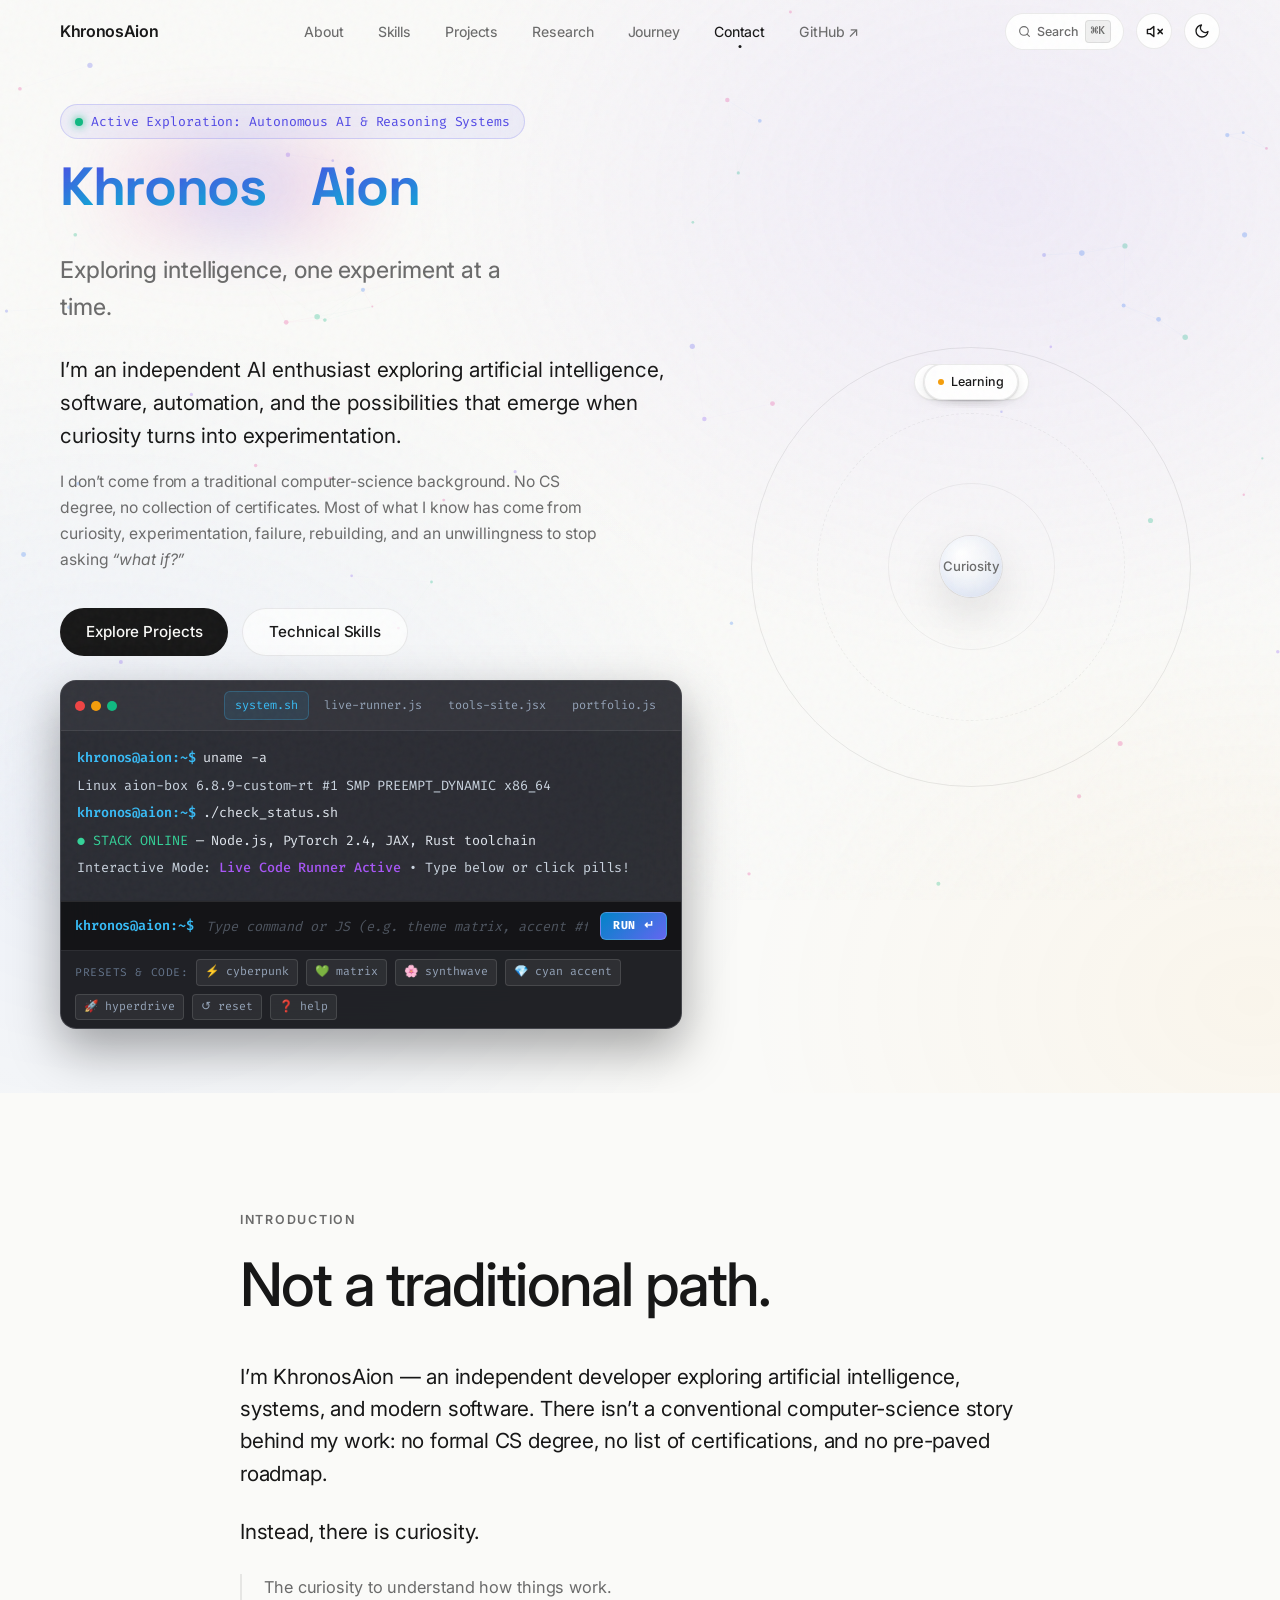
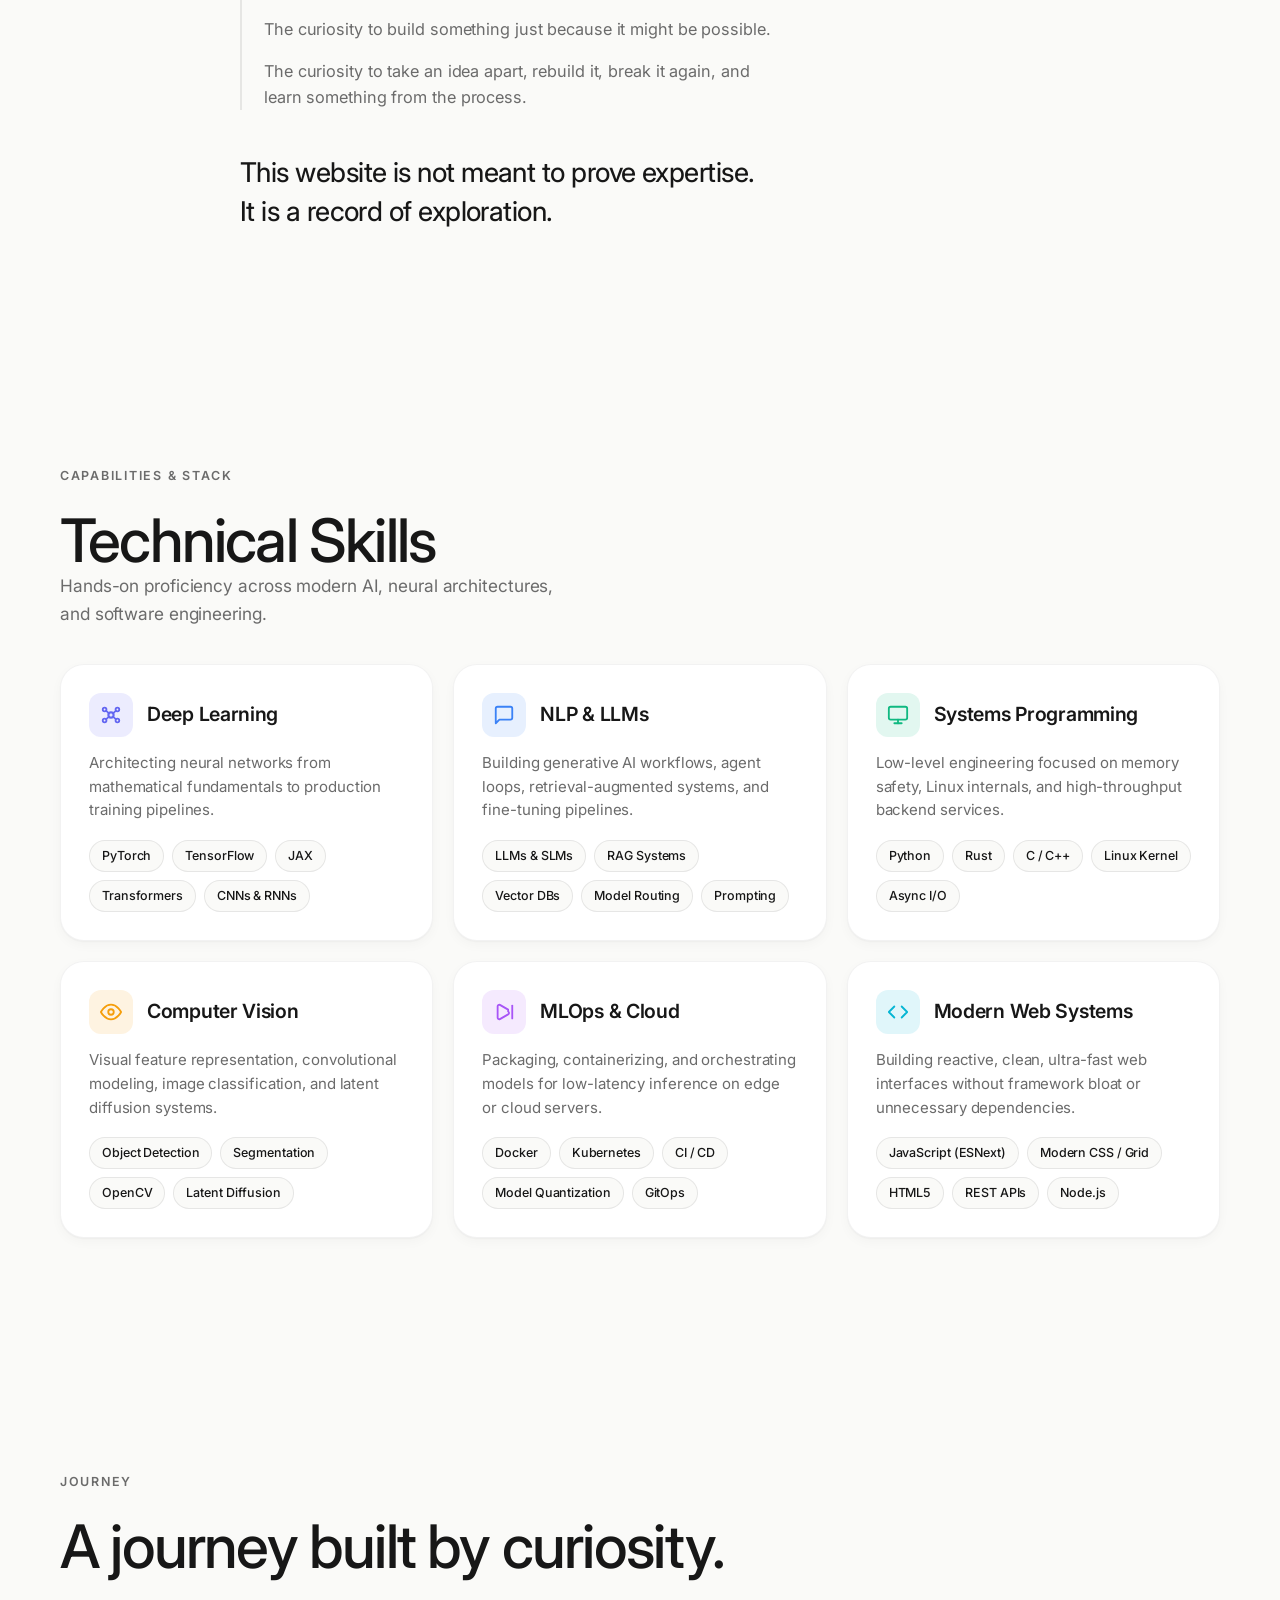
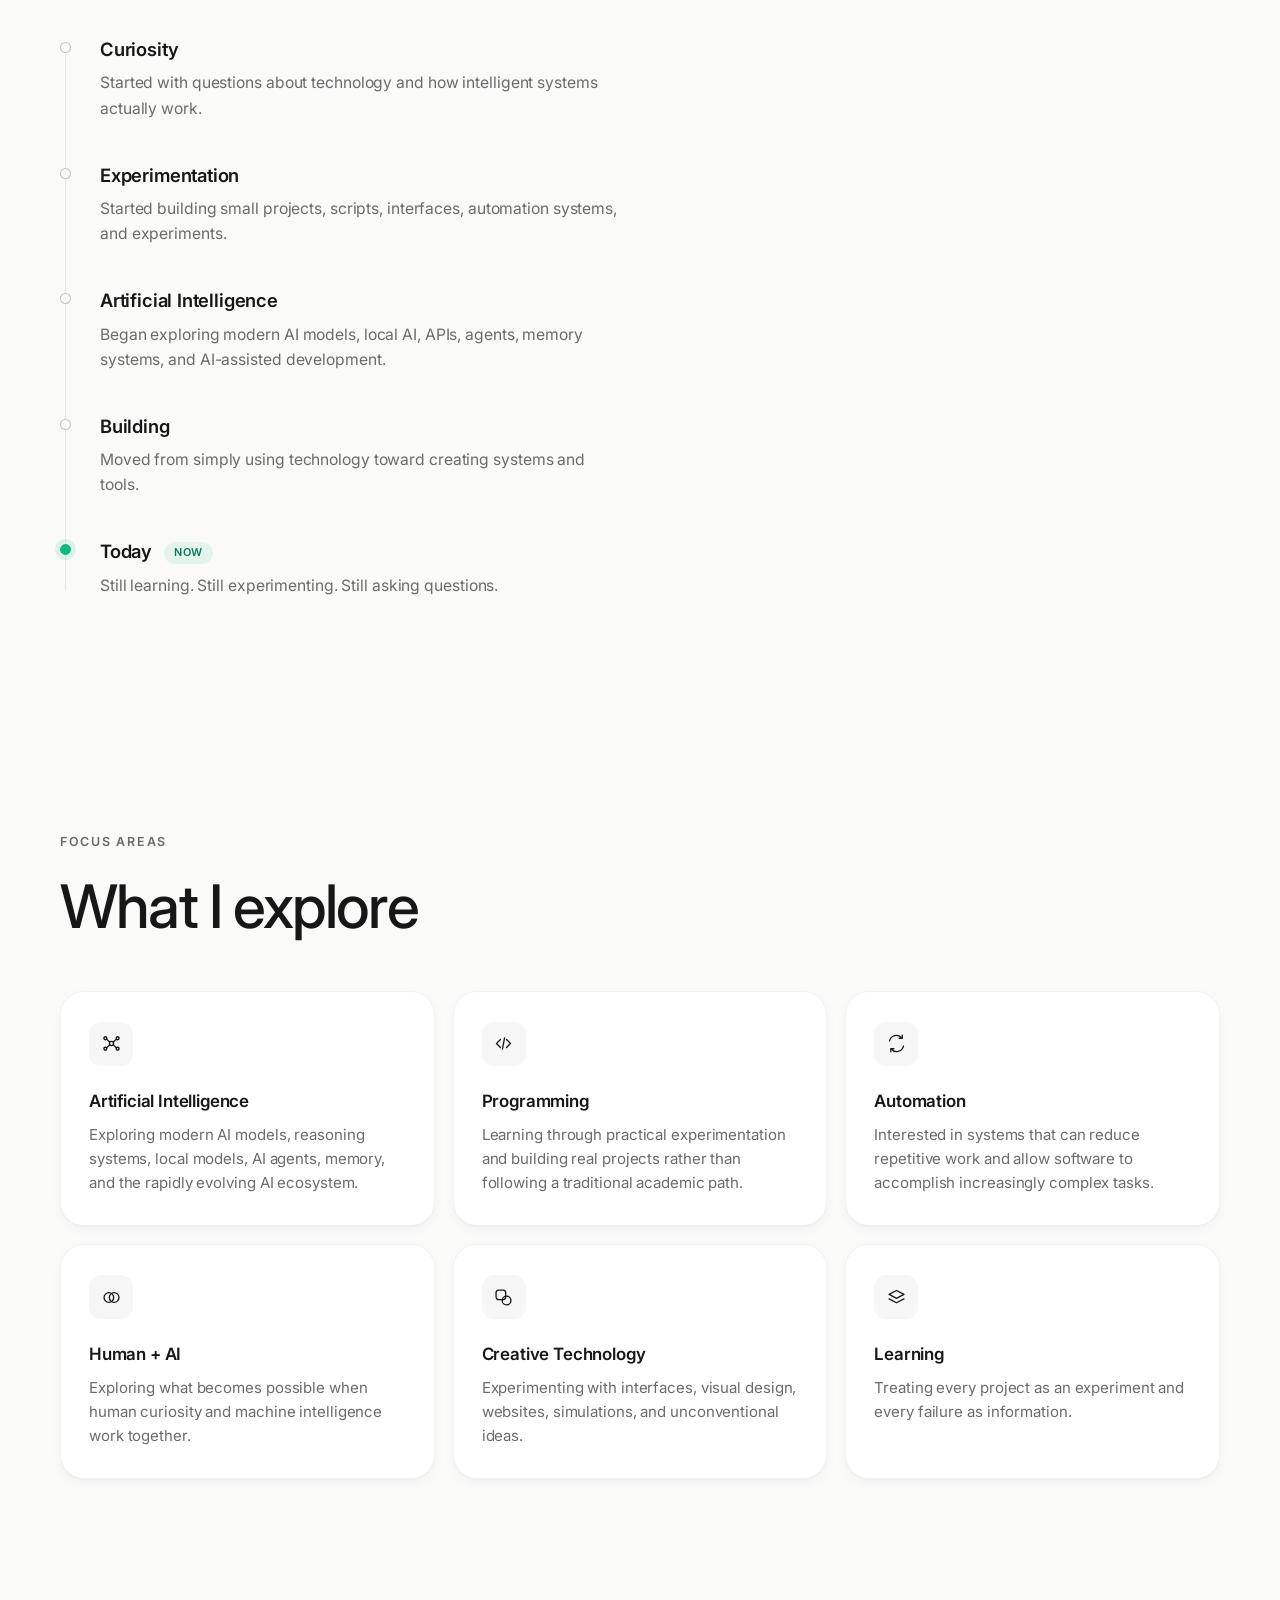
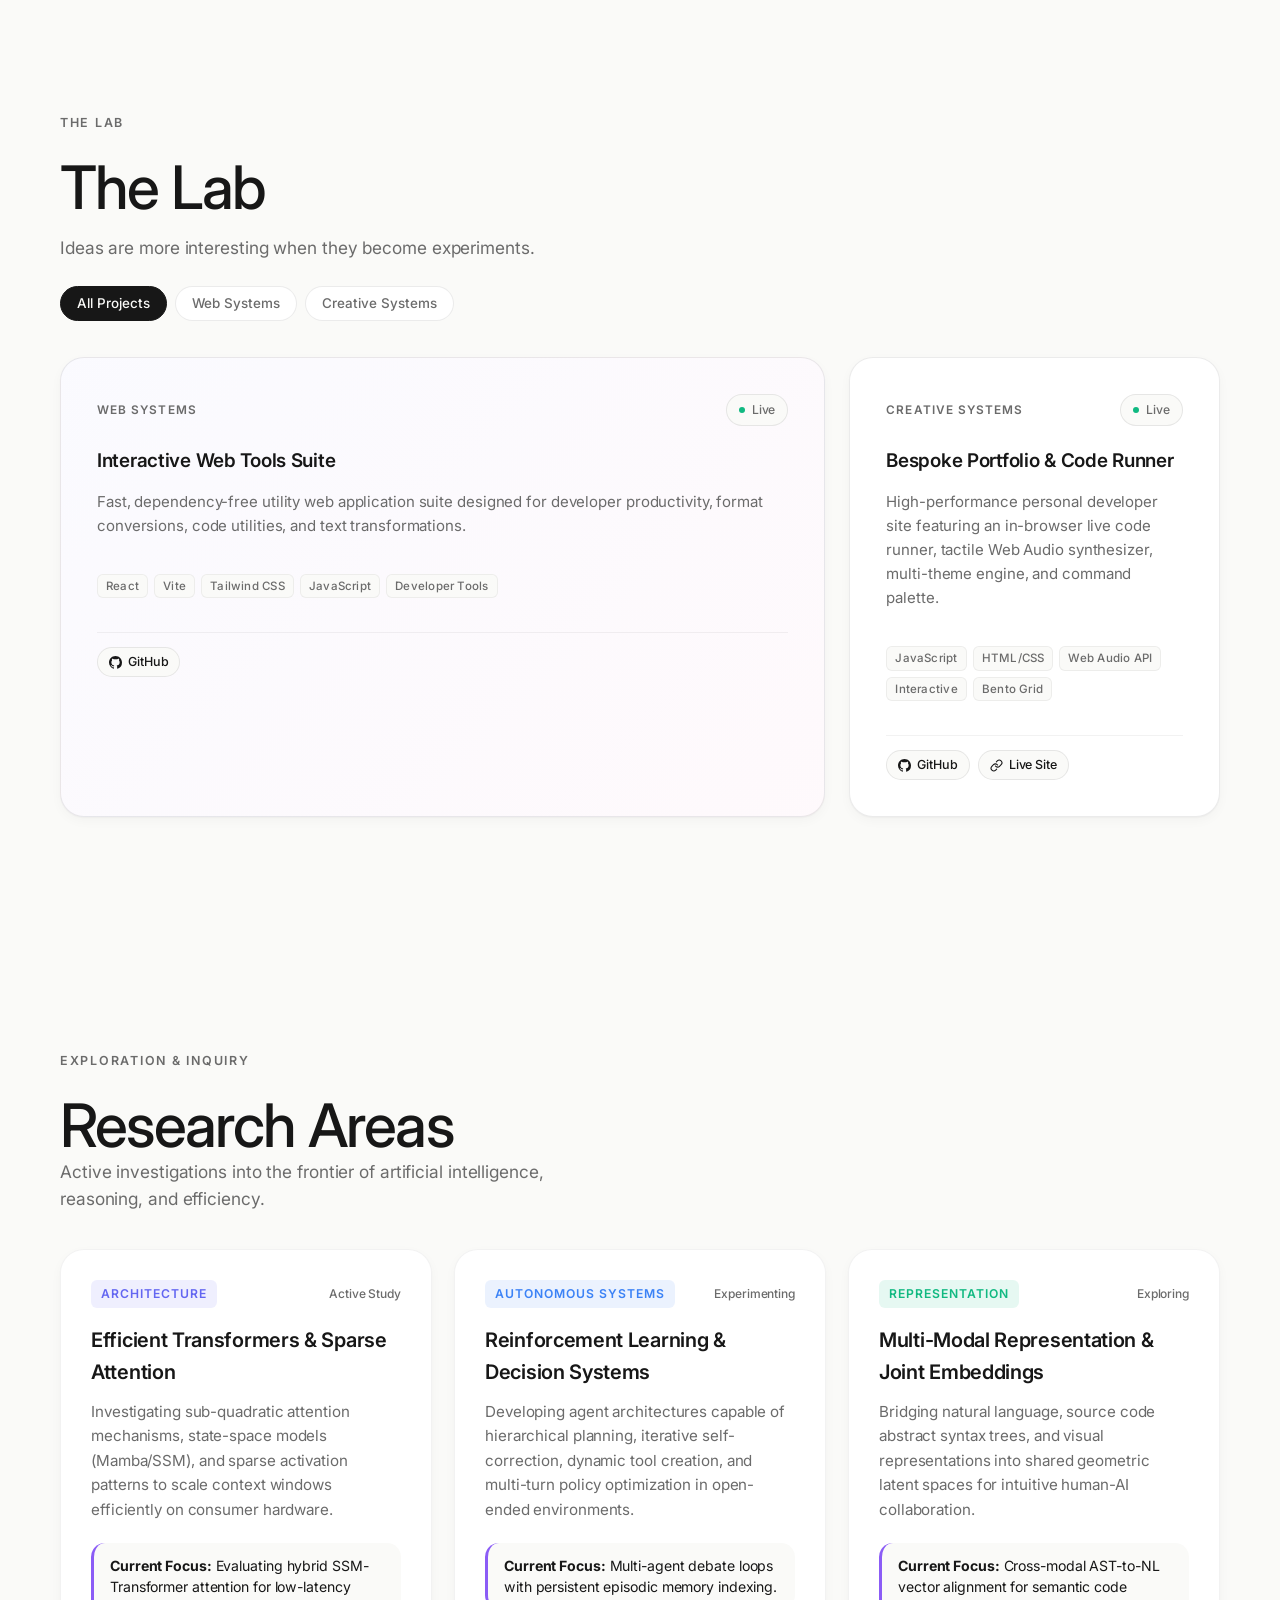
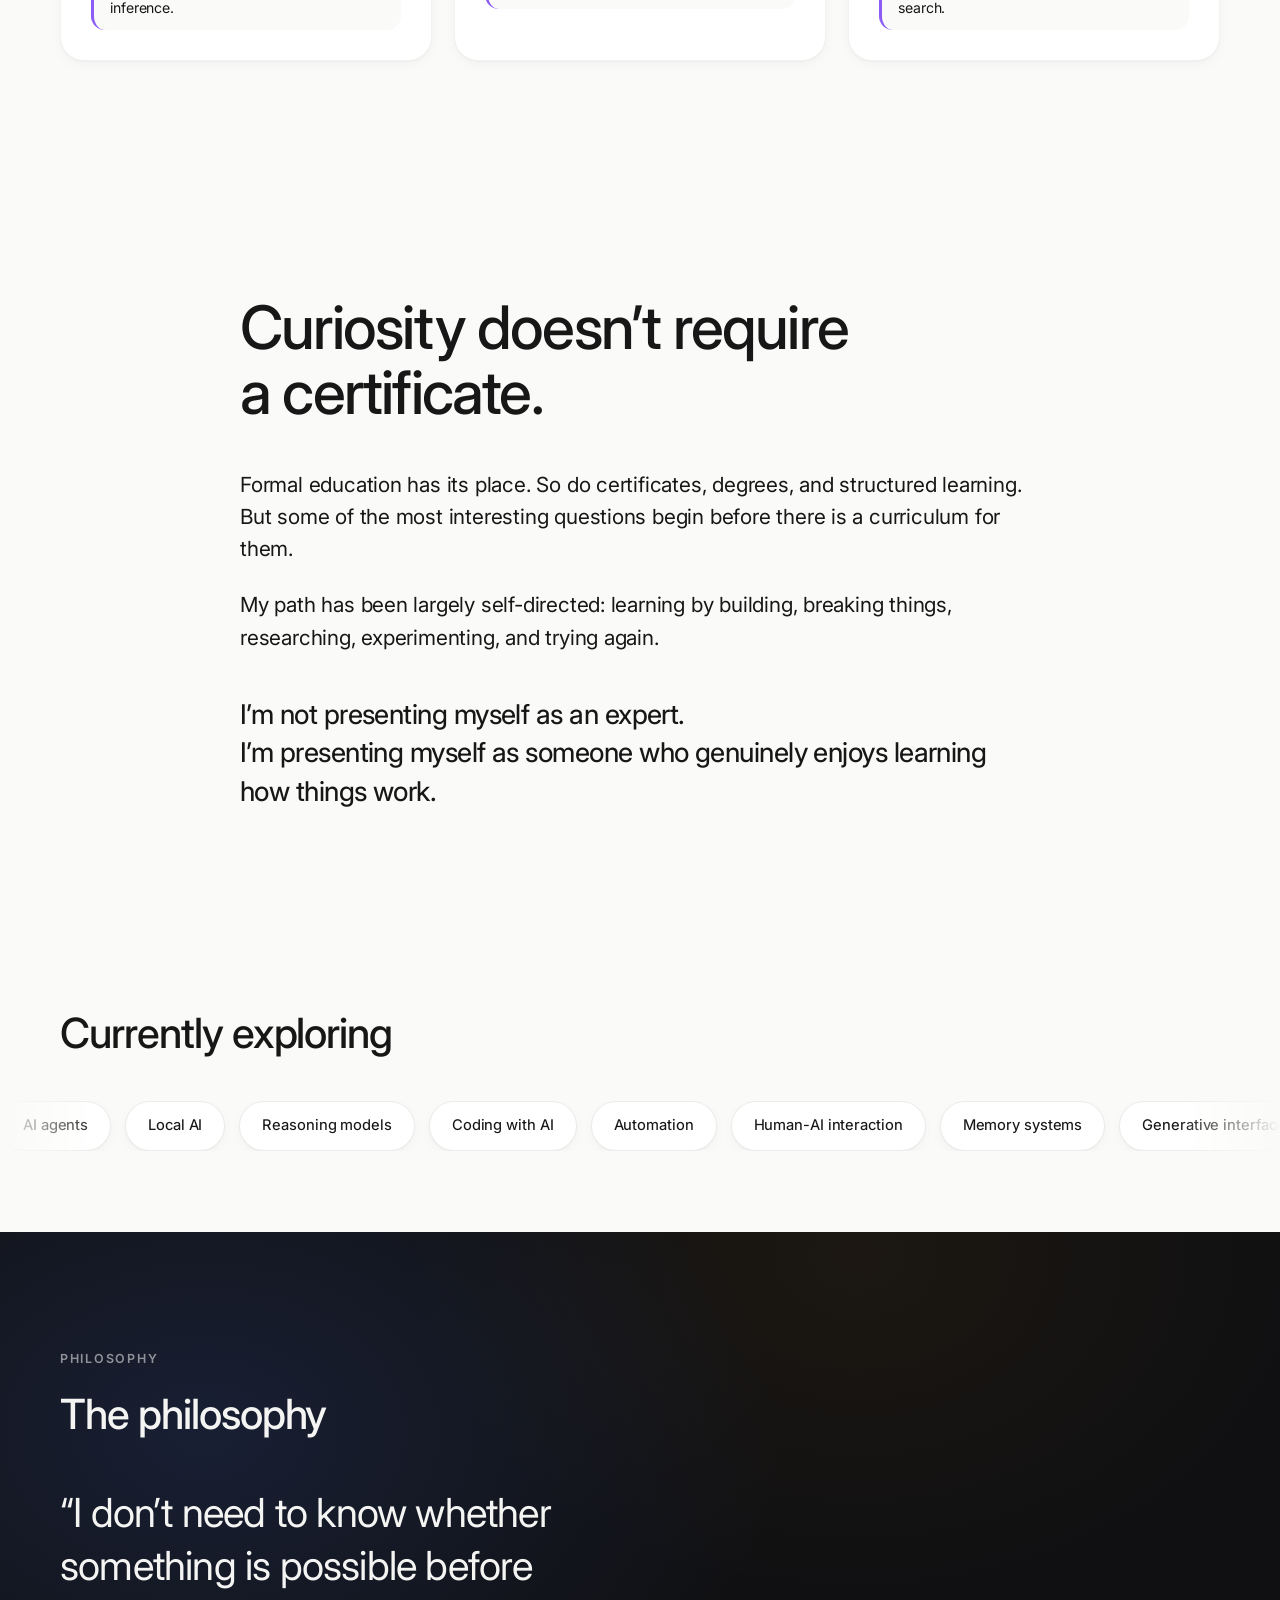
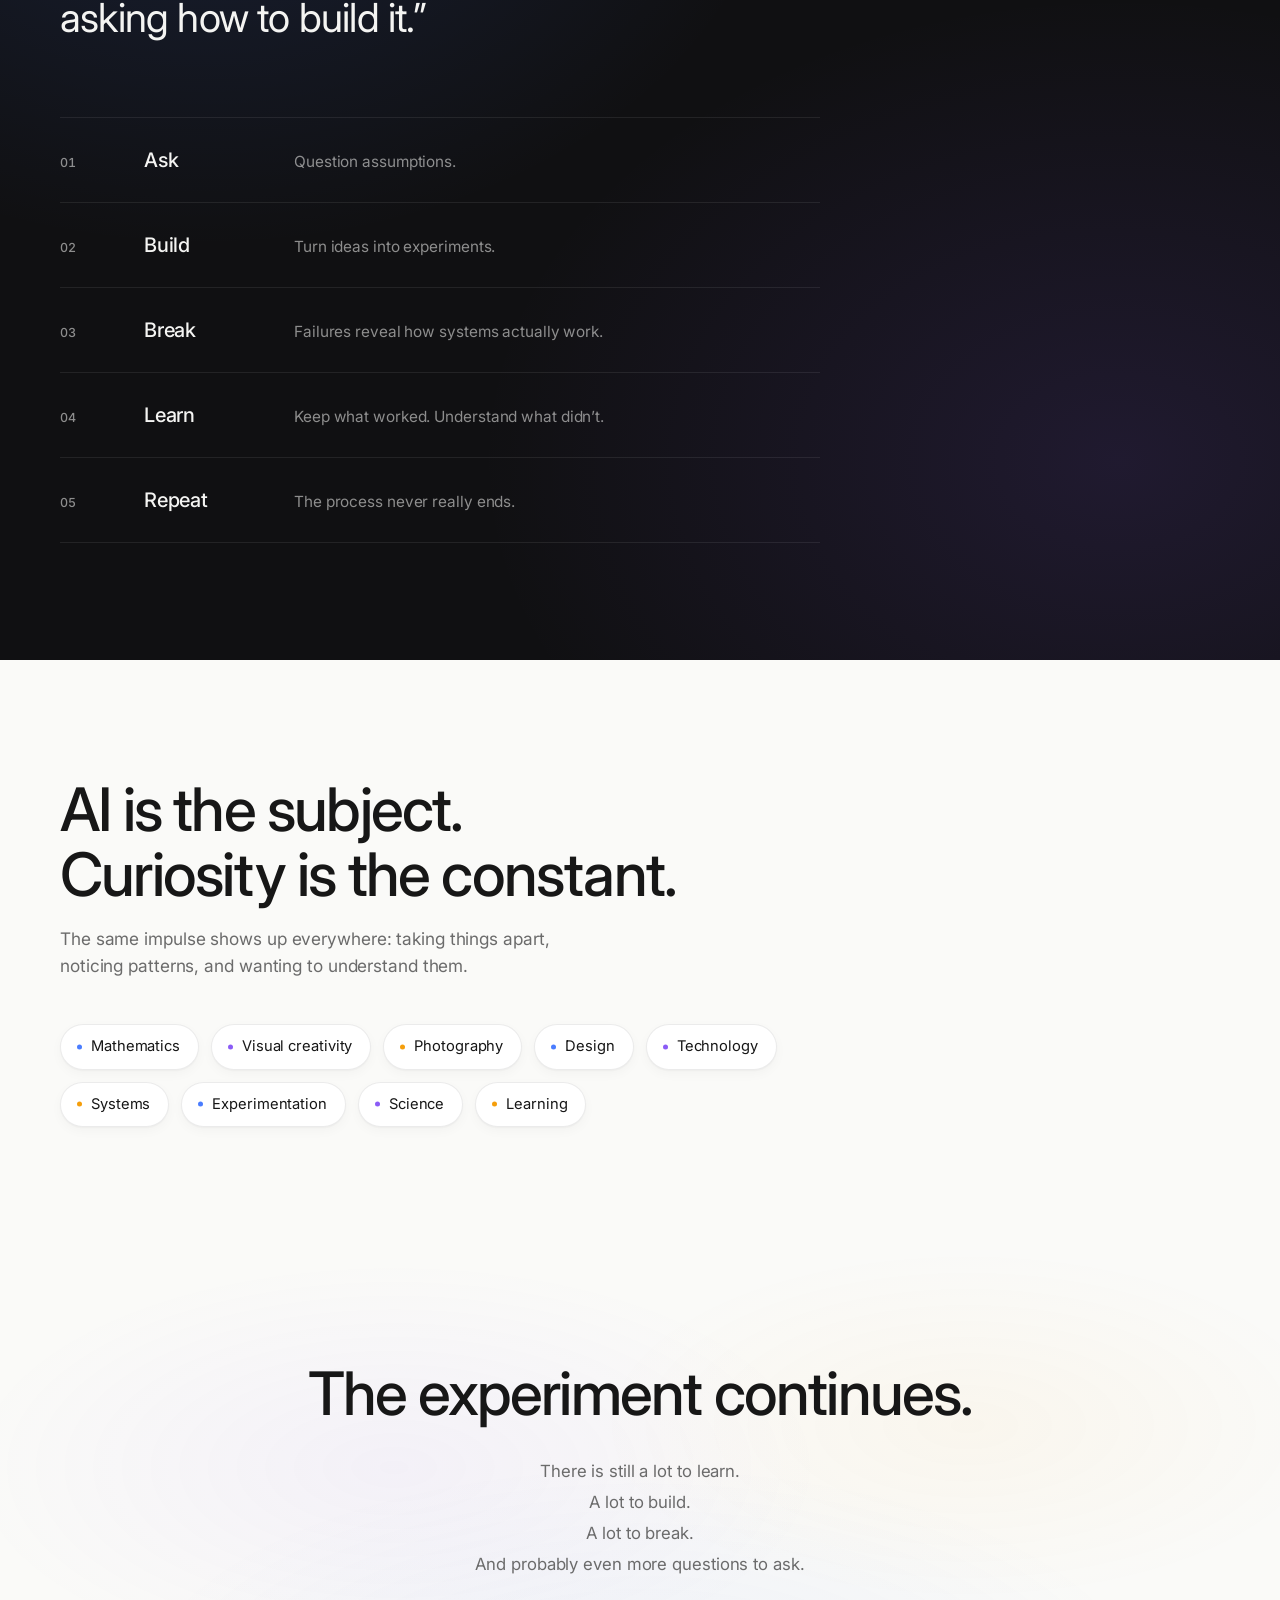
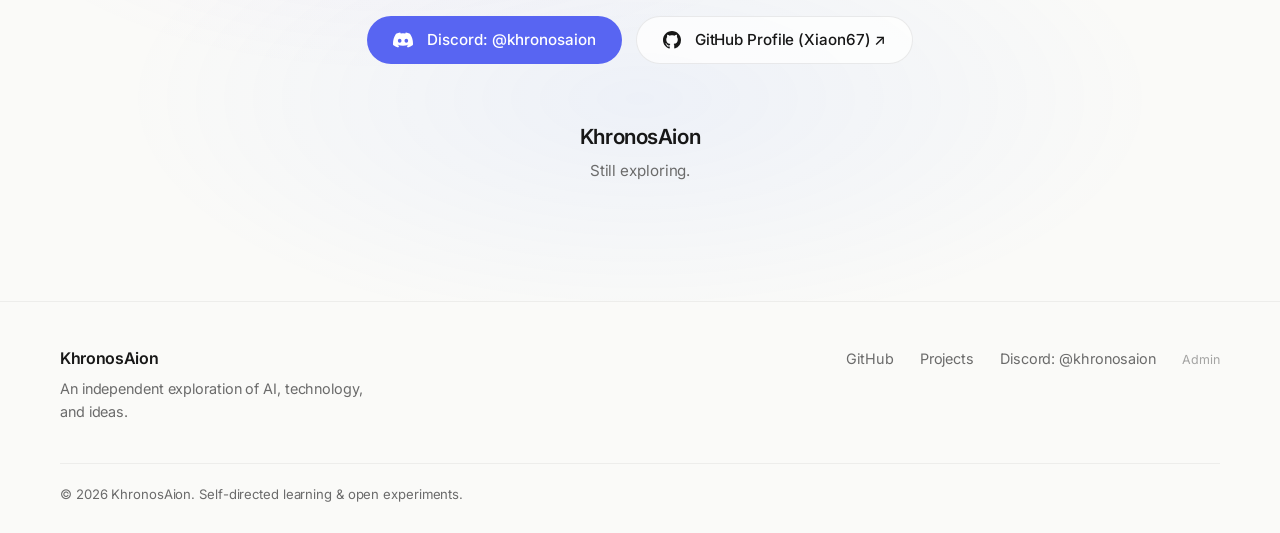
<file: index.html>
<!DOCTYPE html>
<html lang="en">
<head>
    <meta charset="UTF-8">
    <meta name="viewport" content="width=device-width, initial-scale=1.0">
    <!-- ============================================================
         KHRONOSAION — PERSONAL INTRODUCTION SITE
         ------------------------------------------------------------
         EDITING GUIDE
         · All written copy lives directly in this file, organized
           by clearly labeled <section> blocks.
         · Experiment cards + footer links live in script.js (CONFIG).
         · Colors, spacing, typography live in style.css (:root).
         · Full instructions: README.md
         ============================================================ -->
    <title>KhronosAion — AI Exploration &amp; Software Portfolio</title>
    <meta name="description" content="KhronosAion is an independent exploration of artificial intelligence, software, and ideas. Self-directed learning, recorded honestly.">
    <meta name="theme-color" content="#FAFAF8" id="meta-theme-color">
    <link rel="canonical" href="https://xiaon67.github.io/portfolio/">

    <!-- Open Graph -->
    <meta property="og:title" content="KhronosAion — AI Exploration &amp; Software Portfolio">
    <meta property="og:description" content="Exploring intelligence, autonomous agents, and software one experiment at a time.">
    <meta property="og:type" content="website">
    <meta property="og:url" content="https://xiaon67.github.io/portfolio/">
    <meta property="og:site_name" content="KhronosAion">

    <!-- Twitter Card -->
    <meta name="twitter:card" content="summary">
    <meta name="twitter:title" content="KhronosAion — AI Exploration &amp; Software Portfolio">
    <meta name="twitter:description" content="Exploring intelligence, autonomous agents, and software one experiment at a time.">

    <!-- Favicon (inline SVG, no extra request) -->
    <link rel="icon" href="data:image/svg+xml,%3Csvg xmlns='http://www.w3.org/2000/svg' viewBox='0 0 32 32'%3E%3Crect width='32' height='32' rx='8' fill='%23171717'/%3E%3Ccircle cx='16' cy='16' r='7' fill='none' stroke='%23FAFAF8' stroke-width='1.8'/%3E%3Ccircle cx='16' cy='16' r='2.2' fill='%23FAFAF8'/%3E%3C/svg%3E">

    <!-- Typography: Cinzel, Space Grotesk, Fira Code & Inter -->
    <link rel="preconnect" href="https://fonts.googleapis.com">
    <link rel="preconnect" href="https://fonts.gstatic.com" crossorigin>
    <link href="https://fonts.googleapis.com/css2?family=Cinzel:wght@600;700;800&family=Fira+Code:wght@400;500;600&family=Inter:wght@300;400;500;600;700&family=Space+Grotesk:wght@500;600;700&display=swap" rel="stylesheet">

    <!-- Google Identity Services -->
    <script src="https://accounts.google.com/gsi/client" async defer></script>

    <link rel="stylesheet" href="style.css">
</head>
<body>

    <!-- Procedural Film Grain Overlay -->
    <div class="bg-noise" aria-hidden="true"></div>

    <a class="skip-link" href="#main">Skip to content</a>

    <!-- Interactive Background Particles & Ambient Orbs -->
    <canvas id="particles-canvas" aria-hidden="true"></canvas>
    <div class="glow-orb glow-orb-1" aria-hidden="true"></div>
    <div class="glow-orb glow-orb-2" aria-hidden="true"></div>
    <div class="glow-orb glow-orb-3" aria-hidden="true"></div>

    <!-- Cursor glow (desktop only, added behaviorally by script.js) -->
    <div class="cursor-glow" id="cursor-glow" aria-hidden="true"></div>

    <!-- ===================== NAVIGATION ===================== -->
    <header class="nav" id="site-nav">
        <nav class="nav-inner" aria-label="Main navigation">
            <a class="nav-brand" href="#hero">KhronosAion</a>

            <ul class="nav-links" id="nav-links">
                <li><a class="nav-link" href="#introduction">About</a></li>
                <li><a class="nav-link" href="#skills">Skills</a></li>
                <li><a class="nav-link" href="#lab">Projects</a></li>
                <li><a class="nav-link" href="#research">Research</a></li>
                <li><a class="nav-link" href="#journey">Journey</a></li>
                <li><a class="nav-link" href="#contact">Contact</a></li>
                <li><a class="nav-link" href="https://github.com/Xiaon67" target="_blank" rel="noopener noreferrer">GitHub ↗</a></li>
            </ul>

            <div class="nav-actions">
                <button type="button" class="cmdk-trigger-btn" id="cmdk-trigger-btn" aria-label="Open Command Palette (Ctrl+K)">
                    <svg viewBox="0 0 24 24" fill="none" stroke="currentColor" stroke-width="2" stroke-linecap="round" stroke-linejoin="round" style="width:13px;height:13px;"><circle cx="11" cy="11" r="8"/><path d="m21 21-4.3-4.3"/></svg>
                    <span>Search</span>
                    <kbd class="cmdk-trigger-kbd">⌘K</kbd>
                </button>
                <button type="button" class="sound-toggle-btn" id="sound-toggle-btn" aria-label="Toggle sound effects" title="Toggle sound effects">
                    <svg viewBox="0 0 24 24" fill="none" stroke="currentColor" stroke-width="2" stroke-linecap="round" stroke-linejoin="round" style="width:17px;height:17px;"><path d="M11 5 6 9H2v6h4l5 4V5Z"/><line x1="23" y1="9" x2="17" y2="15"/><line x1="17" y1="9" x2="23" y2="15"/></svg>
                </button>
                <button type="button" class="theme-toggle-btn" aria-label="Toggle dark and light theme" title="Toggle theme">
                    <svg class="theme-icon-sun" viewBox="0 0 24 24" fill="none" stroke="currentColor" stroke-width="2" stroke-linecap="round" stroke-linejoin="round" aria-hidden="true"><circle cx="12" cy="12" r="5"/><line x1="12" y1="1" x2="12" y2="3"/><line x1="12" y1="21" x2="12" y2="23"/><line x1="4.22" y1="4.22" x2="5.64" y2="5.64"/><line x1="18.36" y1="18.36" x2="19.78" y2="19.78"/><line x1="1" y1="12" x2="3" y2="12"/><line x1="21" y1="12" x2="23" y2="12"/><line x1="4.22" y1="19.78" x2="5.64" y2="18.36"/><line x1="18.36" y1="5.64" x2="19.78" y2="4.22"/></svg>
                    <svg class="theme-icon-moon" viewBox="0 0 24 24" fill="none" stroke="currentColor" stroke-width="2" stroke-linecap="round" stroke-linejoin="round" aria-hidden="true"><path d="M21 12.79A9 9 0 1 1 11.21 3 7 7 0 0 0 21 12.79z"/></svg>
                </button>
                <button class="nav-toggle" id="nav-toggle" aria-expanded="false" aria-controls="mobile-menu" aria-label="Open menu">
                    <span class="nav-toggle-bar"></span>
                    <span class="nav-toggle-bar"></span>
                </button>
            </div>
        </nav>
    </header>

    <!-- Mobile menu -->
    <div class="mobile-menu" id="mobile-menu" hidden>
        <nav aria-label="Mobile navigation">
            <ul>
                <li><a class="mobile-link" href="#introduction">About</a></li>
                <li><a class="mobile-link" href="#skills">Skills</a></li>
                <li><a class="mobile-link" href="#lab">Projects</a></li>
                <li><a class="mobile-link" href="#research">Research</a></li>
                <li><a class="mobile-link" href="#journey">Journey</a></li>
                <li><a class="mobile-link" href="#contact">Contact</a></li>
                <li><a class="mobile-link" href="https://github.com/Xiaon67" target="_blank" rel="noopener noreferrer">GitHub Profile ↗</a></li>
            </ul>
        </nav>
    </div>

    <!-- Admin Status Banner (only visible when logged in) -->
    <aside class="admin-bar" id="admin-bar" hidden>
        <div class="container admin-bar-inner">
            <div class="admin-bar-user">
                <span class="admin-badge">Admin Mode</span>
                <span class="admin-user-email" id="admin-email-display"></span>
            </div>
            <div class="admin-bar-actions">
                <button class="btn btn-sm btn-primary" id="add-project-btn">+ Add Project</button>
                <button class="btn btn-sm btn-secondary" id="admin-settings-btn">Admin Config</button>
                <button class="btn btn-sm btn-ghost" id="admin-logout-btn">Log Out</button>
            </div>
        </div>
    </aside>

    <main id="main">

        <!-- ===================== HERO ===================== -->
        <section class="hero" id="hero" aria-labelledby="hero-title">
            <div class="hero-glow" aria-hidden="true"></div>

            <div class="container hero-layout">
                <div class="hero-copy">
                    <div class="hero-status-pill" id="hero-status-pill" aria-label="Current focus status">
                        <span class="pulse-indicator" aria-hidden="true"></span>
                        <span id="hero-status-text">Active Exploration: Autonomous AI &amp; Reasoning Systems</span>
                    </div>

                    <h1 class="hero-title hero-brand" id="hero-title"><span class="brand-word">Khronos</span> <span class="brand-word">Aion</span></h1>
                    <p class="hero-subtitle">Exploring intelligence, one experiment at a time.</p>

                    <p class="hero-lede">
                        I&rsquo;m an independent AI enthusiast exploring artificial intelligence,
                        software, automation, and the possibilities that emerge when curiosity
                        turns into experimentation.
                    </p>
                    <p class="hero-note">
                        I don&rsquo;t come from a traditional computer-science background. No CS degree,
                        no collection of certificates. Most of what I know has come from curiosity,
                        experimentation, failure, rebuilding, and an unwillingness to stop asking
                        <em>&ldquo;what if?&rdquo;</em>
                    </p>

                    <div class="hero-actions">
                        <a class="btn btn-primary" href="#lab">Explore Projects</a>
                        <a class="btn btn-secondary" href="#skills">Technical Skills</a>
                    </div>

                    <!-- Interactive Hero Architecture Terminal & Code Runner -->
                    <div class="hero-terminal" id="hero-terminal" role="region" aria-label="Interactive Architecture Console & Live Code Runner">
                        <div class="term-topbar">
                            <div class="term-buttons" aria-hidden="true">
                                <span class="term-btn term-btn-red"></span>
                                <span class="term-btn term-btn-yellow"></span>
                                <span class="term-btn term-btn-green"></span>
                            </div>
                            <div class="term-tabs" role="tablist">
                                <button class="term-tab is-active" data-tab="system.sh" role="tab">system.sh</button>
                                <button class="term-tab" data-tab="live-runner.js" role="tab">live-runner.js</button>
                                <button class="term-tab" data-tab="tools-site.jsx" role="tab">tools-site.jsx</button>
                                <button class="term-tab" data-tab="portfolio.js" role="tab">portfolio.js</button>
                            </div>
                        </div>
                        <div class="term-body" id="term-output" aria-live="polite">
                            <div class="term-line"><span class="term-prompt">khronos@aion:~$</span> uname -a</div>
                            <div class="term-line"><span class="term-output">Linux aion-box 6.8.9-custom-rt #1 SMP PREEMPT_DYNAMIC x86_64</span></div>
                            <div class="term-line"><span class="term-prompt">khronos@aion:~$</span> ./check_status.sh</div>
                            <div class="term-line"><span class="term-success">● STACK ONLINE</span> &mdash; Node.js, PyTorch 2.4, JAX, Rust toolchain</div>
                            <div class="term-line"><span class="term-output">Interactive Mode: <span class="term-highlight">Live Code Runner Active</span> &bull; Type below or click pills!</span></div>
                        </div>
                        <!-- Live Code Runner Input Bar -->
                        <form class="term-input-line" id="term-form" onsubmit="return false;">
                            <span class="term-prompt">khronos@aion:~$</span>
                            <input type="text" id="term-input" class="term-input" placeholder="Type command or JS (e.g. theme matrix, accent #ff0055)..." autocomplete="off" spellcheck="false" aria-label="Terminal Code Runner Input">
                            <button type="submit" class="term-run-btn" id="term-run-btn">RUN ↵</button>
                        </form>
                        <div class="term-cmd-bar">
                            <span style="font-size:0.7rem;color:#64748b;text-transform:uppercase;letter-spacing:0.05em;">Presets &amp; Code:</span>
                            <button class="term-quick-pill" data-cmd="theme cyberpunk">⚡ cyberpunk</button>
                            <button class="term-quick-pill" data-cmd="theme matrix">💚 matrix</button>
                            <button class="term-quick-pill" data-cmd="theme synthwave">🌸 synthwave</button>
                            <button class="term-quick-pill" data-cmd="accent #06b6d4">💎 cyan accent</button>
                            <button class="term-quick-pill" data-cmd="speed 6">🚀 hyperdrive</button>
                            <button class="term-quick-pill" data-cmd="theme reset">↺ reset</button>
                            <button class="term-quick-pill" data-cmd="help">❓ help</button>
                        </div>
                    </div>
                </div>

                <!-- Abstract "intelligence field": curiosity at the center,
                     slowly orbiting concepts. Pure CSS transforms. -->
                <div class="field-wrap" aria-hidden="true">
                    <div class="field">
                        <span class="field-ring field-ring-1"></span>
                        <span class="field-ring field-ring-2"></span>
                        <span class="field-ring field-ring-3"></span>

                        <div class="field-core">
                            <span class="field-core-orb"></span>
                            <span class="field-core-label">Curiosity</span>
                        </div>

                        <!-- Orbiting chips: rotation on the wrapper, counter-rotation
                             on the chip keeps every label upright. -->
                        <div class="orbit o1"><span class="chip chip-blue"><i></i>AI</span></div>
                        <div class="orbit o2"><span class="chip chip-violet"><i></i>Code</span></div>
                        <div class="orbit o3"><span class="chip chip-orange"><i></i>Ideas</span></div>
                        <div class="orbit o4"><span class="chip chip-green"><i></i>Experiments</span></div>
                        <div class="orbit o5"><span class="chip chip-blue"><i></i>Systems</span></div>
                        <div class="orbit o6"><span class="chip chip-violet"><i></i>Creativity</span></div>
                        <div class="orbit o7"><span class="chip chip-orange"><i></i>Learning</span></div>
                    </div>
                </div>
            </div>
        </section>

        <!-- ===================== INTRODUCTION ===================== -->
        <section class="section intro" id="introduction" aria-labelledby="intro-title">
            <div class="container narrow">
                <p class="eyebrow" data-reveal>Introduction</p>
                <h2 class="display" id="intro-title" data-reveal>Not a traditional path.</h2>

                <div class="intro-copy">
                    <p class="lede" data-reveal>
                        I&rsquo;m KhronosAion &mdash; an independent developer exploring artificial intelligence,
                        systems, and modern software. There isn&rsquo;t a conventional computer-science story behind
                        my work: no formal CS degree, no list of certifications, and no pre-paved roadmap.
                    </p>
                    <p class="lede" data-reveal>Instead, there is curiosity.</p>

                    <ul class="curiosity-list">
                        <li data-reveal>The curiosity to understand how things work.</li>
                        <li data-reveal>The curiosity to build something just because it might be possible.</li>
                        <li data-reveal>The curiosity to take an idea apart, rebuild it, break it again, and learn something from the process.</li>
                    </ul>

                    <p class="statement" data-reveal>
                        This website is not meant to prove expertise.<br>
                        It is a record of exploration.
                    </p>
                </div>
            </div>
        </section>

        <!-- ===================== TECHNICAL SKILLS ===================== -->
        <section class="section skills" id="skills" aria-labelledby="skills-title">
            <div class="container">
                <p class="eyebrow" data-reveal>Capabilities &amp; Stack</p>
                <h2 class="display" id="skills-title" data-reveal>Technical Skills</h2>
                <p class="section-subtitle" data-reveal>Hands-on proficiency across modern AI, neural architectures, and software engineering.</p>

                <div class="skills-grid">
                    <article class="skill-card" style="--card-accent: var(--grad-ai);">
                        <div class="skill-card-header">
                            <div class="skill-icon-wrap" style="--icon-bg: rgba(99, 102, 241, 0.12); --icon-color: #6366f1;">
                                <svg viewBox="0 0 24 24" fill="none" stroke="currentColor" stroke-width="2" stroke-linecap="round" stroke-linejoin="round"><circle cx="12" cy="12" r="3"/><circle cx="5" cy="6" r="2"/><circle cx="19" cy="6" r="2"/><circle cx="5" cy="18" r="2"/><circle cx="19" cy="18" r="2"/><path d="M6.7 7.5 10.3 10.5M17.3 7.5 13.7 10.5M6.7 16.5 10.3 13.5M17.3 16.5 13.7 13.5"/></svg>
                            </div>
                            <h3>Deep Learning</h3>
                        </div>
                        <p>Architecting neural networks from mathematical fundamentals to production training pipelines.</p>
                        <div class="skill-badge-row">
                            <span class="skill-badge">PyTorch</span>
                            <span class="skill-badge">TensorFlow</span>
                            <span class="skill-badge">JAX</span>
                            <span class="skill-badge">Transformers</span>
                            <span class="skill-badge">CNNs &amp; RNNs</span>
                        </div>
                    </article>

                    <article class="skill-card" style="--card-accent: var(--grad-tech);">
                        <div class="skill-card-header">
                            <div class="skill-icon-wrap" style="--icon-bg: rgba(59, 130, 246, 0.12); --icon-color: #3b82f6;">
                                <svg viewBox="0 0 24 24" fill="none" stroke="currentColor" stroke-width="2" stroke-linecap="round" stroke-linejoin="round"><path d="M21 15a2 2 0 0 1-2 2H7l-4 4V5a2 2 0 0 1 2-2h14a2 2 0 0 1 2 2z"/></svg>
                            </div>
                            <h3>NLP &amp; LLMs</h3>
                        </div>
                        <p>Building generative AI workflows, agent loops, retrieval-augmented systems, and fine-tuning pipelines.</p>
                        <div class="skill-badge-row">
                            <span class="skill-badge">LLMs &amp; SLMs</span>
                            <span class="skill-badge">RAG Systems</span>
                            <span class="skill-badge">Vector DBs</span>
                            <span class="skill-badge">Model Routing</span>
                            <span class="skill-badge">Prompting</span>
                        </div>
                    </article>

                    <article class="skill-card" style="--card-accent: var(--grad-emerald);">
                        <div class="skill-card-header">
                            <div class="skill-icon-wrap" style="--icon-bg: rgba(16, 185, 129, 0.12); --icon-color: #10b981;">
                                <svg viewBox="0 0 24 24" fill="none" stroke="currentColor" stroke-width="2" stroke-linecap="round" stroke-linejoin="round"><rect x="2" y="3" width="20" height="14" rx="2" ry="2"/><line x1="8" y1="21" x2="16" y2="21"/><line x1="12" y1="17" x2="12" y2="21"/></svg>
                            </div>
                            <h3>Systems Programming</h3>
                        </div>
                        <p>Low-level engineering focused on memory safety, Linux internals, and high-throughput backend services.</p>
                        <div class="skill-badge-row">
                            <span class="skill-badge">Python</span>
                            <span class="skill-badge">Rust</span>
                            <span class="skill-badge">C / C++</span>
                            <span class="skill-badge">Linux Kernel</span>
                            <span class="skill-badge">Async I/O</span>
                        </div>
                    </article>

                    <article class="skill-card" style="--card-accent: var(--grad-amber);">
                        <div class="skill-card-header">
                            <div class="skill-icon-wrap" style="--icon-bg: rgba(245, 158, 11, 0.12); --icon-color: #f59e0b;">
                                <svg viewBox="0 0 24 24" fill="none" stroke="currentColor" stroke-width="2" stroke-linecap="round" stroke-linejoin="round"><path d="M1 12s4-8 11-8 11 8 11 8-4 8-11 8-11-8-11-8z"/><circle cx="12" cy="12" r="3"/></svg>
                            </div>
                            <h3>Computer Vision</h3>
                        </div>
                        <p>Visual feature representation, convolutional modeling, image classification, and latent diffusion systems.</p>
                        <div class="skill-badge-row">
                            <span class="skill-badge">Object Detection</span>
                            <span class="skill-badge">Segmentation</span>
                            <span class="skill-badge">OpenCV</span>
                            <span class="skill-badge">Latent Diffusion</span>
                        </div>
                    </article>

                    <article class="skill-card" style="--card-accent: var(--grad-ai);">
                        <div class="skill-card-header">
                            <div class="skill-icon-wrap" style="--icon-bg: rgba(168, 85, 247, 0.12); --icon-color: #a855f7;">
                                <svg viewBox="0 0 24 24" fill="none" stroke="currentColor" stroke-width="2" stroke-linecap="round" stroke-linejoin="round"><path d="M16.5 9.4 7.55 4.24a1.78 1.78 0 0 0-2.5 1.55v12.42a1.78 1.78 0 0 0 2.5 1.55L16.5 14.6a1.78 1.78 0 0 0 0-3.2z"/><path d="M21 5v14"/></svg>
                            </div>
                            <h3>MLOps &amp; Cloud</h3>
                        </div>
                        <p>Packaging, containerizing, and orchestrating models for low-latency inference on edge or cloud servers.</p>
                        <div class="skill-badge-row">
                            <span class="skill-badge">Docker</span>
                            <span class="skill-badge">Kubernetes</span>
                            <span class="skill-badge">CI / CD</span>
                            <span class="skill-badge">Model Quantization</span>
                            <span class="skill-badge">GitOps</span>
                        </div>
                    </article>

                    <article class="skill-card" style="--card-accent: var(--grad-tech);">
                        <div class="skill-card-header">
                            <div class="skill-icon-wrap" style="--icon-bg: rgba(6, 182, 212, 0.12); --icon-color: #06b6d4;">
                                <svg viewBox="0 0 24 24" fill="none" stroke="currentColor" stroke-width="2" stroke-linecap="round" stroke-linejoin="round"><polyline points="16 18 22 12 16 6"/><polyline points="8 6 2 12 8 18"/></svg>
                            </div>
                            <h3>Modern Web Systems</h3>
                        </div>
                        <p>Building reactive, clean, ultra-fast web interfaces without framework bloat or unnecessary dependencies.</p>
                        <div class="skill-badge-row">
                            <span class="skill-badge">JavaScript (ESNext)</span>
                            <span class="skill-badge">Modern CSS / Grid</span>
                            <span class="skill-badge">HTML5</span>
                            <span class="skill-badge">REST APIs</span>
                            <span class="skill-badge">Node.js</span>
                        </div>
                    </article>
                </div>
            </div>
        </section>

        <!-- ===================== JOURNEY ===================== -->
        <section class="section journey" id="journey" aria-labelledby="journey-title">
            <div class="container">
                <p class="eyebrow" data-reveal>Journey</p>
                <h2 class="display" id="journey-title" data-reveal>A journey built by curiosity.</h2>

                <ol class="timeline">
                    <li class="timeline-item" data-reveal>
                        <div class="timeline-marker"></div>
                        <h3>Curiosity</h3>
                        <p>Started with questions about technology and how intelligent systems actually work.</p>
                    </li>
                    <li class="timeline-item" data-reveal>
                        <div class="timeline-marker"></div>
                        <h3>Experimentation</h3>
                        <p>Started building small projects, scripts, interfaces, automation systems, and experiments.</p>
                    </li>
                    <li class="timeline-item" data-reveal>
                        <div class="timeline-marker"></div>
                        <h3>Artificial Intelligence</h3>
                        <p>Began exploring modern AI models, local AI, APIs, agents, memory systems, and AI-assisted development.</p>
                    </li>
                    <li class="timeline-item" data-reveal>
                        <div class="timeline-marker"></div>
                        <h3>Building</h3>
                        <p>Moved from simply using technology toward creating systems and tools.</p>
                    </li>
                    <li class="timeline-item is-current" data-reveal>
                        <div class="timeline-marker"></div>
                        <h3>Today</h3>
                        <p>Still learning. Still experimenting. Still asking questions.</p>
                    </li>
                </ol>
            </div>
        </section>

        <!-- ===================== WHAT I EXPLORE ===================== -->
        <section class="section explore" id="explore" aria-labelledby="explore-title">
            <div class="container">
                <p class="eyebrow" data-reveal>Focus areas</p>
                <h2 class="display" id="explore-title" data-reveal>What I explore</h2>

                <div class="card-grid">
                    <article class="card" data-reveal>
                        <span class="card-icon" aria-hidden="true">
                            <svg viewBox="0 0 24 24" fill="none" stroke="currentColor" stroke-width="1.5" stroke-linecap="round"><circle cx="12" cy="12" r="2.4"/><circle cx="5" cy="6" r="1.7"/><circle cx="19" cy="6" r="1.7"/><circle cx="5" cy="18" r="1.7"/><circle cx="19" cy="18" r="1.7"/><path d="M6.4 7.1 10 10.3M17.6 7.1 14 10.3M6.4 16.9 10 13.7M17.6 16.9 14 13.7"/></svg>
                        </span>
                        <h3>Artificial Intelligence</h3>
                        <p>Exploring modern AI models, reasoning systems, local models, AI agents, memory, and the rapidly evolving AI ecosystem.</p>
                    </article>

                    <article class="card" data-reveal>
                        <span class="card-icon" aria-hidden="true">
                            <svg viewBox="0 0 24 24" fill="none" stroke="currentColor" stroke-width="1.5" stroke-linecap="round" stroke-linejoin="round"><path d="M8.5 7.5 4 12l4.5 4.5M15.5 7.5 20 12l-4.5 4.5M13.2 5.5l-2.4 13"/></svg>
                        </span>
                        <h3>Programming</h3>
                        <p>Learning through practical experimentation and building real projects rather than following a traditional academic path.</p>
                    </article>

                    <article class="card" data-reveal>
                        <span class="card-icon" aria-hidden="true">
                            <svg viewBox="0 0 24 24" fill="none" stroke="currentColor" stroke-width="1.5" stroke-linecap="round" stroke-linejoin="round"><path d="M4 9a8 8 0 0 1 14.2-3M20 15a8 8 0 0 1-14.2 3"/><path d="M18.5 2.5V6H15M5.5 21.5V18H9"/></svg>
                        </span>
                        <h3>Automation</h3>
                        <p>Interested in systems that can reduce repetitive work and allow software to accomplish increasingly complex tasks.</p>
                    </article>

                    <article class="card" data-reveal>
                        <span class="card-icon" aria-hidden="true">
                            <svg viewBox="0 0 24 24" fill="none" stroke="currentColor" stroke-width="1.5"><circle cx="9" cy="12" r="5.5"/><circle cx="15" cy="12" r="5.5"/></svg>
                        </span>
                        <h3>Human + AI</h3>
                        <p>Exploring what becomes possible when human curiosity and machine intelligence work together.</p>
                    </article>

                    <article class="card" data-reveal>
                        <span class="card-icon" aria-hidden="true">
                            <svg viewBox="0 0 24 24" fill="none" stroke="currentColor" stroke-width="1.5"><rect x="3.5" y="3.5" width="11" height="11" rx="3"/><circle cx="15.5" cy="15.5" r="5"/></svg>
                        </span>
                        <h3>Creative Technology</h3>
                        <p>Experimenting with interfaces, visual design, websites, simulations, and unconventional ideas.</p>
                    </article>

                    <article class="card" data-reveal>
                        <span class="card-icon" aria-hidden="true">
                            <svg viewBox="0 0 24 24" fill="none" stroke="currentColor" stroke-width="1.5" stroke-linecap="round" stroke-linejoin="round"><path d="M12 4 3.5 8.5 12 13l8.5-4.5L12 4Z"/><path d="M3.5 13.5 12 18l8.5-4.5"/></svg>
                        </span>
                        <h3>Learning</h3>
                        <p>Treating every project as an experiment and every failure as information.</p>
                    </article>
                </div>
            </div>
        </section>

        <!-- ===================== THE LAB ===================== -->
        <!-- Cards are rendered by script.js from the `experiments` array
             in the CONFIG block, so entries are easy to replace later. -->
        <section class="section lab" id="lab" aria-labelledby="lab-title">
            <div class="container">
                <p class="eyebrow" data-reveal>The Lab</p>
                <h2 class="display" id="lab-title" data-reveal>The Lab</h2>
                <p class="section-subtitle" data-reveal>Ideas are more interesting when they become experiments.</p>

                <div class="lab-filters" id="lab-filters"></div>

                <div class="lab-grid bento-grid" id="lab-grid">
                    <article class="lab-card bento-card spotlight-card bento-card-featured" style="--lab-accent: #10b981">
                        <div class="lab-meta">
                            <span class="lab-category">Web Systems</span>
                            <span class="lab-status"><span class="lab-status-dot" style="--status-color: #10b981"></span> Live</span>
                        </div>
                        <div class="lab-card-header">
                            <h3 class="lab-title">Interactive Web Tools Suite</h3>
                        </div>
                        <p class="lab-description">Fast, dependency-free utility web application suite designed for developer productivity, format conversions, code utilities, and text transformations.</p>
                        <div class="lab-tags"><span class="lab-tag">React</span><span class="lab-tag">Vite</span><span class="lab-tag">Tailwind CSS</span><span class="lab-tag">JavaScript</span><span class="lab-tag">Developer Tools</span></div>
                        <div class="lab-links"><a href="https://github.com/Xiaon67/tools-site" target="_blank" rel="noopener noreferrer" class="project-link-badge project-link-github" title="View Source Code on GitHub"><svg viewBox="0 0 24 24" fill="currentColor" aria-hidden="true" style="width:13px;height:13px;"><path d="M12 0C5.37 0 0 5.37 0 12c0 5.31 3.435 9.795 8.205 11.385.6.105.825-.255.825-.57 0-.285-.015-1.23-.015-2.235-3.015.555-3.795-.735-4.035-1.41-.135-.345-.72-1.41-1.23-1.695-.42-.225-1.02-.78-.015-.795.945-.015 1.62.87 1.845 1.23 1.08 1.815 2.805 1.305 3.495.99.105-.78.42-1.305.765-1.605-2.67-.3-5.46-1.335-5.46-5.925 0-1.305.465-2.385 1.23-3.225-.12-.3-.54-1.53.12-3.18 0 0 1.005-.315 3.3 1.23.96-.27 1.98-.405 3-.405s2.04.135 3 .405c2.295-1.56 3.3-1.23 3.3-1.23.66 1.65.24 2.88.12 3.18.765.84 1.23 1.905 1.23 3.225 0 4.605-2.805 5.625-5.475 5.925.435.375.81 1.095.81 2.22 0 1.605-.015 2.895-.015 3.3 0 .315.225.69.825.57A12.02 12.02 0 0024 12c0-6.63-5.37-12-12-12z"/></svg> GitHub</a></div>
                    </article>
                    <article class="lab-card bento-card spotlight-card bento-card-side" style="--lab-accent: #6366f1">
                        <div class="lab-meta">
                            <span class="lab-category">Creative Systems</span>
                            <span class="lab-status"><span class="lab-status-dot" style="--status-color: #10b981"></span> Live</span>
                        </div>
                        <div class="lab-card-header">
                            <h3 class="lab-title">Bespoke Portfolio &amp; Code Runner</h3>
                        </div>
                        <p class="lab-description">High-performance personal developer site featuring an in-browser live code runner, tactile Web Audio synthesizer, multi-theme engine, and command palette.</p>
                        <div class="lab-tags"><span class="lab-tag">JavaScript</span><span class="lab-tag">HTML/CSS</span><span class="lab-tag">Web Audio API</span><span class="lab-tag">Interactive</span><span class="lab-tag">Bento Grid</span></div>
                        <div class="lab-links">
                            <a href="https://github.com/Xiaon67/portfolio" target="_blank" rel="noopener noreferrer" class="project-link-badge project-link-github" title="View Source Code on GitHub"><svg viewBox="0 0 24 24" fill="currentColor" aria-hidden="true" style="width:13px;height:13px;"><path d="M12 0C5.37 0 0 5.37 0 12c0 5.31 3.435 9.795 8.205 11.385.6.105.825-.255.825-.57 0-.285-.015-1.23-.015-2.235-3.015.555-3.795-.735-4.035-1.41-.135-.345-.72-1.41-1.23-1.695-.42-.225-1.02-.78-.015-.795.945-.015 1.62.87 1.845 1.23 1.08 1.815 2.805 1.305 3.495.99.105-.78.42-1.305.765-1.605-2.67-.3-5.46-1.335-5.46-5.925 0-1.305.465-2.385 1.23-3.225-.12-.3-.54-1.53.12-3.18 0 0 1.005-.315 3.3 1.23.96-.27 1.98-.405 3-.405s2.04.135 3 .405c2.295-1.56 3.3-1.23 3.3-1.23.66 1.65.24 2.88.12 3.18.765.84 1.23 1.905 1.23 3.225 0 4.605-2.805 5.625-5.475 5.925.435.375.81 1.095.81 2.22 0 1.605-.015 2.895-.015 3.3 0 .315.225.69.825.57A12.02 12.02 0 0024 12c0-6.63-5.37-12-12-12z"/></svg> GitHub</a>
                            <a href="https://xiaon67.github.io/portfolio/" target="_blank" rel="noopener noreferrer" class="project-link-badge" title="Live Site"><svg viewBox="0 0 24 24" fill="none" stroke="currentColor" stroke-width="2" stroke-linecap="round" stroke-linejoin="round" aria-hidden="true" style="width:13px;height:13px;"><path d="M10 13a5 5 0 0 0 7.54.54l3-3a5 5 0 0 0-7.07-7.07l-1.72 1.71"/><path d="M14 11a5 5 0 0 0-7.54-.54l-3 3a5 5 0 0 0 7.07 7.07l1.71-1.71"/></svg> Live Site</a>
                        </div>
                    </article>
                </div>
            </div>
        </section>

        <!-- ===================== RESEARCH AREAS ===================== -->
        <section class="section research" id="research" aria-labelledby="research-title">
            <div class="container">
                <p class="eyebrow" data-reveal>Exploration &amp; Inquiry</p>
                <h2 class="display" id="research-title" data-reveal>Research Areas</h2>
                <p class="section-subtitle" data-reveal>Active investigations into the frontier of artificial intelligence, reasoning, and efficiency.</p>

                <div class="research-grid">
                    <article class="research-card" style="--research-accent: var(--grad-ai);">
                        <div class="research-meta">
                            <span class="research-tag">Architecture</span>
                            <span class="research-status-pill">Active Study</span>
                        </div>
                        <h3>Efficient Transformers &amp; Sparse Attention</h3>
                        <p>Investigating sub-quadratic attention mechanisms, state-space models (Mamba/SSM), and sparse activation patterns to scale context windows efficiently on consumer hardware.</p>
                        <div class="research-takeaway">
                            <strong>Current Focus:</strong> Evaluating hybrid SSM-Transformer attention for low-latency inference.
                        </div>
                    </article>

                    <article class="research-card" style="--research-accent: var(--grad-tech);">
                        <div class="research-meta">
                            <span class="research-tag" style="--tag-color: #3b82f6; --tag-bg: rgba(59, 130, 246, 0.1);">Autonomous Systems</span>
                            <span class="research-status-pill">Experimenting</span>
                        </div>
                        <h3>Reinforcement Learning &amp; Decision Systems</h3>
                        <p>Developing agent architectures capable of hierarchical planning, iterative self-correction, dynamic tool creation, and multi-turn policy optimization in open-ended environments.</p>
                        <div class="research-takeaway">
                            <strong>Current Focus:</strong> Multi-agent debate loops with persistent episodic memory indexing.
                        </div>
                    </article>

                    <article class="research-card" style="--research-accent: var(--grad-emerald);">
                        <div class="research-meta">
                            <span class="research-tag" style="--tag-color: #10b981; --tag-bg: rgba(16, 185, 129, 0.1);">Representation</span>
                            <span class="research-status-pill">Exploring</span>
                        </div>
                        <h3>Multi-Modal Representation &amp; Joint Embeddings</h3>
                        <p>Bridging natural language, source code abstract syntax trees, and visual representations into shared geometric latent spaces for intuitive human-AI collaboration.</p>
                        <div class="research-takeaway">
                            <strong>Current Focus:</strong> Cross-modal AST-to-NL vector alignment for semantic code search.
                        </div>
                    </article>
                </div>
            </div>
        </section>

        <!-- ===================== NO CERTIFICATE REQUIRED ===================== -->
        <section class="section cert" id="certificate" aria-labelledby="cert-title">
            <div class="container narrow">
                <h2 class="display" id="cert-title" data-reveal>Curiosity doesn&rsquo;t require a&nbsp;certificate.</h2>

                <div class="cert-copy">
                    <p class="lede" data-reveal>
                        Formal education has its place. So do certificates, degrees, and structured
                        learning. But some of the most interesting questions begin before there is
                        a curriculum for them.
                    </p>
                    <p class="lede" data-reveal>
                        My path has been largely self-directed: learning by building, breaking things,
                        researching, experimenting, and trying again.
                    </p>
                    <p class="statement" data-reveal>
                        I&rsquo;m not presenting myself as an expert.<br>
                        I&rsquo;m presenting myself as someone who genuinely enjoys learning how things work.
                    </p>
                </div>
            </div>
        </section>

        <!-- ===================== CURRENTLY EXPLORING ===================== -->
        <section class="section exploring" id="exploring" aria-labelledby="exploring-title">
            <div class="container">
                <h2 class="display-sm" id="exploring-title" data-reveal>Currently exploring</h2>
            </div>
            <div class="marquee" data-marquee>
                <div class="marquee-track">
                    <!-- First copy is announced to screen readers; the duplicate below is hidden. -->
                    <ul class="tag-row">
                        <li class="tag">AI agents</li>
                        <li class="tag">Local AI</li>
                        <li class="tag">Reasoning models</li>
                        <li class="tag">Coding with AI</li>
                        <li class="tag">Automation</li>
                        <li class="tag">Human-AI interaction</li>
                        <li class="tag">Memory systems</li>
                        <li class="tag">Generative interfaces</li>
                        <li class="tag">Open-source AI</li>
                        <li class="tag">Computational creativity</li>
                    </ul>
                    <ul class="tag-row" aria-hidden="true">
                        <li class="tag">AI agents</li>
                        <li class="tag">Local AI</li>
                        <li class="tag">Reasoning models</li>
                        <li class="tag">Coding with AI</li>
                        <li class="tag">Automation</li>
                        <li class="tag">Human-AI interaction</li>
                        <li class="tag">Memory systems</li>
                        <li class="tag">Generative interfaces</li>
                        <li class="tag">Open-source AI</li>
                        <li class="tag">Computational creativity</li>
                    </ul>
                </div>
            </div>
        </section>

        <!-- ===================== PHILOSOPHY ===================== -->
        <section class="section philosophy" id="philosophy" aria-labelledby="philosophy-title">
            <div class="philosophy-bg" aria-hidden="true"></div>
            <div class="container">
                <p class="eyebrow eyebrow-dark" data-reveal>Philosophy</p>
                <h2 class="display-sm" id="philosophy-title" data-reveal>The philosophy</h2>

                <blockquote class="philosophy-quote" data-reveal>
                    &ldquo;I don&rsquo;t need to know whether something is possible before asking
                    how to build it.&rdquo;
                </blockquote>

                <ol class="process">
                    <li class="process-step" data-reveal>
                        <span class="process-num">01</span>
                        <h3>Ask</h3>
                        <p>Question assumptions.</p>
                    </li>
                    <li class="process-step" data-reveal>
                        <span class="process-num">02</span>
                        <h3>Build</h3>
                        <p>Turn ideas into experiments.</p>
                    </li>
                    <li class="process-step" data-reveal>
                        <span class="process-num">03</span>
                        <h3>Break</h3>
                        <p>Failures reveal how systems actually work.</p>
                    </li>
                    <li class="process-step" data-reveal>
                        <span class="process-num">04</span>
                        <h3>Learn</h3>
                        <p>Keep what worked. Understand what didn&rsquo;t.</p>
                    </li>
                    <li class="process-step" data-reveal>
                        <span class="process-num">05</span>
                        <h3>Repeat</h3>
                        <p>The process never really ends.</p>
                    </li>
                </ol>
            </div>
        </section>

        <!-- ===================== BEYOND AI ===================== -->
        <section class="section beyond" id="beyond" aria-labelledby="beyond-title">
            <div class="container">
                <h2 class="display" id="beyond-title" data-reveal>AI is the subject.<br>Curiosity is the constant.</h2>
                <p class="section-subtitle" data-reveal>
                    The same impulse shows up everywhere: taking things apart, noticing patterns,
                    and wanting to understand them.
                </p>

                <ul class="interest-list" data-reveal>
                    <li>Mathematics</li>
                    <li>Visual creativity</li>
                    <li>Photography</li>
                    <li>Design</li>
                    <li>Technology</li>
                    <li>Systems</li>
                    <li>Experimentation</li>
                    <li>Science</li>
                    <li>Learning</li>
                </ul>
            </div>
        </section>

        <!-- ===================== FINAL CTA / CONTACT ===================== -->
        <section class="section cta" id="contact" aria-labelledby="cta-title">
            <div class="cta-glow" aria-hidden="true"></div>
            <div class="container narrow center">
                <h2 class="display" id="cta-title" data-reveal>The experiment continues.</h2>
                <p class="cta-lines" data-reveal>
                    There is still a lot to learn.<br>
                    A lot to build.<br>
                    A lot to break.<br>
                    And probably even more questions to ask.
                </p>

                <div class="cta-actions" data-reveal>
                    <button type="button" class="btn btn-primary btn-discord" id="copy-discord-btn" data-discord="@khronosaion" title="Click to copy Discord handle @khronosaion">
                        <svg width="20" height="20" viewBox="0 0 24 24" fill="currentColor" aria-hidden="true" style="margin-right:6px;">
                            <path d="M20.317 4.37a19.791 19.791 0 0 0-4.885-1.515.074.074 0 0 0-.079.037c-.21.375-.444.864-.608 1.25a18.27 18.27 0 0 0-5.487 0 12.64 12.64 0 0 0-.617-1.25.077.077 0 0 0-.079-.037A19.736 19.736 0 0 0 3.677 4.37a.07.07 0 0 0-.032.027C.533 9.046-.32 13.58.099 18.057a.082.082 0 0 0 .031.057 19.9 19.9 0 0 0 5.993 3.03.078.078 0 0 0 .084-.028c.462-.63.874-1.295 1.226-1.994.021-.041.001-.09-.041-.106a13.107 13.107 0 0 1-1.872-.892.077.077 0 0 1-.008-.128 10.2 10.2 0 0 0 .372-.292.074.074 0 0 1 .077-.01c3.929 1.793 8.18 1.793 12.061 0a.074.074 0 0 1 .078.01c.12.098.246.198.373.292a.077.077 0 0 1-.006.127 12.299 12.299 0 0 1-1.873.893.077.077 0 0 0-.041.107c.36.698.772 1.362 1.225 1.993a.076.076 0 0 0 .084.028 19.839 19.839 0 0 0 6.002-3.03.077.077 0 0 0 .032-.054c.5-5.177-.838-9.674-3.549-13.66a.061.061 0 0 0-.031-.028zM8.02 15.33c-1.183 0-2.157-1.085-2.157-2.419 0-1.333.956-2.419 2.157-2.419 1.21 0 2.176 1.096 2.157 2.42 0 1.333-.956 2.418-2.157 2.418zm7.975 0c-1.183 0-2.157-1.085-2.157-2.419 0-1.333.955-2.419 2.157-2.419 1.21 0 2.176 1.096 2.157 2.42 0 1.333-.946 2.418-2.157 2.418z"/>
                        </svg>
                        <span id="discord-btn-text">Discord: @khronosaion</span>
                    </button>
                    <a class="btn btn-secondary" href="https://github.com/Xiaon67" target="_blank" rel="noopener noreferrer">
                        <svg width="18" height="18" viewBox="0 0 24 24" fill="currentColor" aria-hidden="true" style="margin-right:6px;">
                            <path d="M12 0C5.37 0 0 5.37 0 12c0 5.31 3.435 9.795 8.205 11.385.6.105.825-.255.825-.57 0-.285-.015-1.23-.015-2.235-3.015.555-3.795-.735-4.035-1.41-.135-.345-.72-1.41-1.23-1.695-.42-.225-1.02-.78-.015-.795.945-.015 1.62.87 1.845 1.23 1.08 1.815 2.805 1.305 3.495.99.105-.78.42-1.305.765-1.605-2.67-.3-5.46-1.335-5.46-5.925 0-1.305.465-2.385 1.23-3.225-.12-.3-.54-1.53.12-3.18 0 0 1.005-.315 3.3 1.23.96-.27 1.98-.405 3-.405s2.04.135 3 .405c2.295-1.56 3.3-1.23 3.3-1.23.66 1.65.24 2.88.12 3.18.765.84 1.23 1.905 1.23 3.225 0 4.605-2.805 5.625-5.475 5.925.435.375.81 1.095.81 2.22 0 1.605-.015 2.895-.015 3.3 0 .315.225.69.825.57A12.02 12.02 0 0 0 24 12c0-6.63-5.37-12-12-12z"/>
                        </svg>
                        <span>GitHub Profile (Xiaon67) ↗</span>
                    </a>
                </div>

                <div class="cta-signature" data-reveal>
                    <span class="cta-name">KhronosAion</span>
                    <span class="cta-status">Still exploring.</span>
                </div>
            </div>
        </section>
    </main>

    <!-- ===================== FOOTER ===================== -->
    <footer class="footer">
        <div class="container footer-inner">
            <div class="footer-brand-block">
                <p class="footer-brand">KhronosAion</p>
                <p class="footer-tagline">An independent exploration of AI, technology, and ideas.</p>
            </div>

            <ul class="footer-links">
                <li><a href="https://github.com/Xiaon67" target="_blank" rel="noopener noreferrer">GitHub</a></li>
                <li><a href="#lab">Projects</a></li>
                <li><a href="#contact">Discord: @khronosaion</a></li>
                <li><button type="button" class="footer-admin-link" id="footer-admin-link" title="Admin management (Ctrl+Shift+A)">Admin</button></li>
            </ul>
        </div>
        <div class="container footer-bottom">
            <p>&copy; 2026 KhronosAion. Self-directed learning &amp; open experiments.</p>
        </div>
    </footer>

    <!-- ===================== ADMIN & PROJECT MODALS ===================== -->
    
    <!-- Auth / Google Login Modal -->
    <div class="modal-backdrop" id="auth-modal" hidden>
        <div class="modal-card" role="dialog" aria-labelledby="auth-modal-title" aria-modal="true">
            <button class="modal-close" id="auth-modal-close" aria-label="Close modal">&times;</button>
            <div class="modal-header">
                <span class="eyebrow">Admin Access</span>
                <h3 id="auth-modal-title" class="modal-title">Admin Sign In</h3>
                <p class="modal-desc">Sign in with your authorized Google Account to manage projects and site links.</p>
            </div>
            <div class="modal-body">
                <!-- Google Sign-In button render container -->
                <div class="google-btn-wrapper" id="google-btn-container"></div>
                <div id="auth-error" class="modal-alert modal-alert-error" hidden></div>
                <div id="auth-notice" class="modal-notice">
                    <p>Only authorized Google email addresses can edit and add projects.</p>
                </div>
            </div>
        </div>
    </div>

    <!-- Project Editor Modal (Add / Edit) -->
    <div class="modal-backdrop" id="project-modal" hidden>
        <div class="modal-card modal-card-lg" role="dialog" aria-labelledby="project-modal-title" aria-modal="true">
            <button class="modal-close" id="project-modal-close" aria-label="Close modal">&times;</button>
            <div class="modal-header">
                <span class="eyebrow" id="project-modal-eyebrow">Project Management</span>
                <h3 id="project-modal-title" class="modal-title">Edit Project</h3>
            </div>
            <form id="project-form" class="modal-form">
                <input type="hidden" id="project-edit-index" value="-1">
                
                <div class="form-row">
                    <div class="form-group">
                        <label for="project-title" class="form-label">Project Name *</label>
                        <input type="text" id="project-title" class="form-input" placeholder="e.g. tools-site" required>
                    </div>
                    <div class="form-group">
                        <label for="project-category" class="form-label">Category</label>
                        <input type="text" id="project-category" class="form-input" placeholder="e.g. Artificial Intelligence, Local AI">
                    </div>
                </div>

                <div class="form-row">
                    <div class="form-group">
                        <label for="project-status" class="form-label">Status</label>
                        <select id="project-status" class="form-input form-select">
                            <option value="In progress">In progress</option>
                            <option value="Experiment">Experiment</option>
                            <option value="Exploring">Exploring</option>
                            <option value="Idea">Idea</option>
                            <option value="Early stage">Early stage</option>
                            <option value="Live">Live</option>
                            <option value="Paused">Paused</option>
                            <option value="Archived">Archived</option>
                        </select>
                    </div>
                    <div class="form-group">
                        <label for="project-accent" class="form-label">Accent Color (optional)</label>
                        <input type="text" id="project-accent" class="form-input" placeholder="#4a7dff, #8b5cf6, #10b981...">
                    </div>
                </div>

                <div class="form-group">
                    <label for="project-description" class="form-label">Description *</label>
                    <textarea id="project-description" class="form-input form-textarea" rows="3" placeholder="Short description of what this project does, tech stack, or lessons learned..." required></textarea>
                </div>

                <div class="form-section-title">
                    <span>Project Links (GitHub, Vercel, Live Demo, Docs, etc.)</span>
                </div>

                <div class="form-row">
                    <div class="form-group">
                        <label for="project-github" class="form-label">GitHub Repository URL</label>
                        <input type="url" id="project-github" class="form-input" placeholder="https://github.com/username/repo">
                    </div>
                    <div class="form-group">
                        <label for="project-vercel" class="form-label">Vercel / Live Deployment URL</label>
                        <input type="url" id="project-vercel" class="form-input" placeholder="https://your-project.vercel.app">
                    </div>
                </div>

                <div class="form-row">
                    <div class="form-group">
                        <label for="project-custom-title" class="form-label">Other Link Title (optional)</label>
                        <input type="text" id="project-custom-title" class="form-input" placeholder="e.g. HuggingFace, Docs, Paper">
                    </div>
                    <div class="form-group">
                        <label for="project-custom-url" class="form-label">Other Link URL</label>
                        <input type="url" id="project-custom-url" class="form-input" placeholder="https://...">
                    </div>
                </div>

                <div class="modal-actions">
                    <button type="button" class="btn btn-secondary" id="project-cancel-btn">Cancel</button>
                    <button type="button" class="btn btn-danger" id="project-delete-btn" hidden>Delete Project</button>
                    <button type="submit" class="btn btn-primary" id="project-save-btn">Save Project</button>
                </div>
            </form>
        </div>
    </div>

    <!-- Admin Settings Modal (Google Client ID & Allowed Emails config) -->
    <div class="modal-backdrop" id="admin-settings-modal" hidden>
        <div class="modal-card" role="dialog" aria-labelledby="admin-settings-title" aria-modal="true">
            <button class="modal-close" id="admin-settings-close" aria-label="Close modal">&times;</button>
            <div class="modal-header">
                <span class="eyebrow">Configuration</span>
                <h3 id="admin-settings-title" class="modal-title">Admin & Google Auth Settings</h3>
                <p class="modal-desc">Configure your Google OAuth Client ID and authorized administrator emails.</p>
            </div>
            <form id="admin-settings-form" class="modal-form">
                <div class="form-group">
                    <label for="cfg-google-client-id" class="form-label">Google OAuth Client ID</label>
                    <input type="text" id="cfg-google-client-id" class="form-input" placeholder="your-client-id.apps.googleusercontent.com">
                    <span class="form-help">Create this in Google Cloud Console &rarr; APIs &amp; Services &rarr; Credentials &rarr; OAuth 2.0 Client IDs.</span>
                </div>
                <div class="form-group">
                    <label for="cfg-allowed-emails" class="form-label">Authorized Admin Emails (comma separated)</label>
                    <input type="text" id="cfg-allowed-emails" class="form-input" placeholder="you@gmail.com, admin@example.com">
                    <span class="form-help">Only these Google accounts will be permitted to access admin features.</span>
                </div>
                <div class="form-section-title">
                    <span>Export Project Data for Git Deployment</span>
                </div>
                <div class="form-group">
                    <p class="form-help">Since GitHub Pages is a static site without a backend database, edits saved in your browser only affect this device until committed. Use the button below to copy the updated code, then paste it into <code>script.js</code>.</p>
                    <button type="button" class="btn btn-sm btn-secondary" id="export-config-btn" style="width: fit-content; margin-top: 6px;">📋 Copy Projects Code for script.js</button>
                    <textarea id="export-config-text" class="admin-export-textarea" hidden readonly></textarea>
                </div>

                <div class="modal-actions">
                    <button type="button" class="btn btn-secondary" id="admin-settings-cancel">Cancel</button>
                    <button type="submit" class="btn btn-primary">Save Configuration</button>
                </div>
            </form>
        </div>
    </div>

    <!-- ===================== COMMAND PALETTE (CMD+K) ===================== -->
    <div class="cmdk-overlay" id="cmdk-overlay" aria-hidden="true" role="dialog" aria-modal="true" aria-label="Command Palette">
        <div class="cmdk-modal">
            <div class="cmdk-header">
                <svg class="cmdk-search-icon" viewBox="0 0 24 24" fill="none" stroke="currentColor" stroke-width="2" stroke-linecap="round" stroke-linejoin="round"><circle cx="11" cy="11" r="8"/><path d="m21 21-4.3-4.3"/></svg>
                <input type="text" class="cmdk-search" id="cmdk-search" placeholder="Search navigation, switch themes, or run actions..." autocomplete="off" spellcheck="false">
                <kbd class="cmdk-esc-kbd">ESC</kbd>
            </div>
            <div class="cmdk-body" id="cmdk-items-list"></div>
            <div class="cmdk-footer">
                <span>Use <kbd>↑</kbd> <kbd>↓</kbd> to navigate</span>
                <span><kbd>↵</kbd> to select</span>
            </div>
        </div>
    </div>

    <script src="script.js"></script>
</body>
</html>
</file>
<file: style.css>
/* ==========================================================================
   KHRONOSAION — DESIGN SYSTEM
   --------------------------------------------------------------------------
   Every color, radius, and timing used across the site lives in :root.
   Change values here to re-theme the whole site.
   ========================================================================== */

:root {
    /* Color */
    --background: #fafaf8;
    --foreground: #171717;
    --muted: #6b6b6b;
    --border: rgba(0, 0, 0, 0.08);
    --border-soft: rgba(0, 0, 0, 0.05);
    --surface: #ffffff;
    --surface-tint: rgba(255, 255, 255, 0.72);

    /* Strategic accents & gradients */
    --blue: #4a7dff;
    --violet: #8b5cf6;
    --orange: #f59e0b;
    --green: #10b981;
    --cyan: #06b6d4;
    --pink: #ec4899;
    --indigo: #6366f1;

    --grad-ai: linear-gradient(135deg, #6366f1 0%, #a855f7 50%, #ec4899 100%);
    --grad-tech: linear-gradient(135deg, #3b82f6 0%, #06b6d4 100%);
    --grad-emerald: linear-gradient(135deg, #10b981 0%, #06b6d4 100%);
    --grad-amber: linear-gradient(135deg, #f59e0b 0%, #ef4444 100%);
    --grad-text: linear-gradient(135deg, #171717 0%, #4a7dff 50%, #8b5cf6 100%);
    --glow-color: rgba(99, 102, 241, 0.12);

    /* Dark sections */
    --dark-bg: #101012;
    --dark-fg: #f4f4f2;
    --dark-muted: rgba(244, 244, 242, 0.55);
    --dark-border: rgba(255, 255, 255, 0.08);

    /* Shape & depth */
    --radius: 24px;
    --radius-sm: 14px;
    --shadow-sm: 0 1px 2px rgba(20, 20, 20, 0.04), 0 4px 12px rgba(20, 20, 20, 0.03);
    --shadow-md: 0 4px 16px rgba(20, 20, 20, 0.07), 0 16px 40px rgba(20, 20, 20, 0.08);

    /* Motion */
    --ease-out: cubic-bezier(0.22, 1, 0.36, 1);
    --transition: 500ms var(--ease-out);

    /* Layout */
    --container-max: 1160px;
    --nav-height: 64px;

    /* Type scale (fluid, mobile-first) */
    --fs-display: clamp(2.4rem, 4.2vw, 3.85rem);  /* hero */
    --fs-h2: clamp(2rem, 5.4vw, 3.75rem);          /* section display */
    --fs-h2-sm: clamp(1.65rem, 4vw, 2.6rem);       /* quieter sections */
    --fs-lede: clamp(1.05rem, 1.9vw, 1.3rem);
}

:root[data-theme="dark"] {
    --background: #0b0c10;
    --foreground: #f3f4f6;
    --muted: #9ca3af;
    --border: rgba(255, 255, 255, 0.12);
    --border-soft: rgba(255, 255, 255, 0.07);
    --surface: #13151b;
    --surface-tint: rgba(11, 12, 16, 0.85);
    --shadow-sm: 0 1px 3px rgba(0, 0, 0, 0.35), 0 4px 12px rgba(0, 0, 0, 0.25);
    --shadow-md: 0 4px 16px rgba(0, 0, 0, 0.45), 0 16px 40px rgba(0, 0, 0, 0.45);
    --grad-text: linear-gradient(135deg, #ffffff 0%, #818cf8 50%, #c084fc 100%);
    --glow-color: rgba(129, 140, 248, 0.2);
}

@media (prefers-color-scheme: dark) {
    :root:not([data-theme="light"]) {
        --background: #0d0f12;
        --foreground: #f2f3f5;
        --muted: #9ba1ad;
        --border: rgba(255, 255, 255, 0.12);
        --border-soft: rgba(255, 255, 255, 0.07);
        --surface: #15181e;
        --surface-tint: rgba(13, 15, 18, 0.85);
        --shadow-sm: 0 1px 3px rgba(0, 0, 0, 0.35), 0 4px 12px rgba(0, 0, 0, 0.25);
        --shadow-md: 0 4px 16px rgba(0, 0, 0, 0.45), 0 16px 40px rgba(0, 0, 0, 0.45);
    }
}

/* --------------------------------------------------------------------------
   Base
   -------------------------------------------------------------------------- */

*,
*::before,
*::after {
    box-sizing: border-box;
    margin: 0;
    padding: 0;
}

html {
    scroll-behavior: smooth;
    scroll-padding-top: calc(var(--nav-height) + 12px);
}

body {
    font-family: "Inter", -apple-system, BlinkMacSystemFont, "Segoe UI", Roboto,
        "Helvetica Neue", Arial, sans-serif;
    background: var(--background);
    color: var(--foreground);
    line-height: 1.6;
    font-size: 1rem;
    letter-spacing: -0.006em;
    -webkit-font-smoothing: antialiased;
    text-rendering: optimizeLegibility;
    overflow-x: hidden;
}

img,
svg {
    display: block;
    max-width: 100%;
}

ul,
ol {
    list-style: none;
}

a {
    color: inherit;
    text-decoration: none;
}

button {
    font: inherit;
    color: inherit;
    background: none;
    border: 0;
    cursor: pointer;
}

::selection {
    background: rgba(74, 125, 255, 0.18);
}

/* Visible focus for keyboard users only */
:focus-visible {
    outline: 2px solid var(--blue);
    outline-offset: 3px;
    border-radius: 4px;
}

.skip-link {
    position: fixed;
    top: -100%;
    left: 16px;
    z-index: 300;
    padding: 10px 18px;
    background: var(--foreground);
    color: var(--background);
    border-radius: 999px;
    font-size: 0.85rem;
    transition: top 200ms ease;
}

.skip-link:focus {
    top: 12px;
}

.container {
    width: min(100% - 48px, var(--container-max));
    margin-inline: auto;
}

.container.narrow {
    width: min(100% - 48px, 800px);
}

.section {
    padding-block: clamp(88px, 13vh, 150px);
}

/* --------------------------------------------------------------------------
   Typography
   -------------------------------------------------------------------------- */

.hero-title {
    font-size: var(--fs-display);
    font-weight: 500;
    line-height: 0.98;
    letter-spacing: -0.045em;
}

.display {
    font-size: var(--fs-h2);
    font-weight: 500;
    line-height: 1.08;
    letter-spacing: -0.03em;
}

.display-sm {
    font-size: var(--fs-h2-sm);
    font-weight: 500;
    line-height: 1.15;
    letter-spacing: -0.025em;
}

h3 {
    font-size: 1.06rem;
    font-weight: 600;
    letter-spacing: -0.01em;
}

.eyebrow {
    font-size: 0.78rem;
    font-weight: 600;
    text-transform: uppercase;
    letter-spacing: 0.14em;
    color: var(--muted);
    margin-bottom: 22px;
}

.lede {
    font-size: var(--fs-lede);
    line-height: 1.55;
    letter-spacing: -0.01em;
}

.statement {
    font-size: clamp(1.25rem, 2.6vw, 1.7rem);
    font-weight: 450;
    line-height: 1.42;
    letter-spacing: -0.02em;
}

.muted-text {
    color: var(--muted);
}

/* --------------------------------------------------------------------------
   Buttons
   -------------------------------------------------------------------------- */

.btn {
    display: inline-flex;
    align-items: center;
    justify-content: center;
    gap: 8px;
    min-height: 48px;               /* comfortable touch target */
    padding: 0 26px;
    border-radius: 999px;
    font-size: 0.95rem;
    font-weight: 500;
    white-space: nowrap;
    transition:
        background-color var(--transition),
        color var(--transition),
        border-color var(--transition),
        box-shadow var(--transition),
        transform var(--transition);
}

.btn-primary {
    background: var(--foreground);
    color: var(--background);
}

.btn-primary:hover {
    transform: translateY(-2px);
    box-shadow: 0 10px 28px rgba(23, 23, 23, 0.18);
}

.btn-secondary {
    background: transparent;
    color: var(--foreground);
    border: 1px solid var(--border);
    background-color: var(--surface-tint);
}

.btn-secondary:hover {
    border-color: rgba(0, 0, 0, 0.2);
    transform: translateY(-2px);
    box-shadow: var(--shadow-sm);
}

.btn:active {
    transform: translateY(0);
}

/* --------------------------------------------------------------------------
   Navigation
   -------------------------------------------------------------------------- */

.nav {
    position: fixed;
    inset-inline: 0;
    top: 0;
    z-index: 100;
    height: var(--nav-height);
    background: transparent;
    border-bottom: 1px solid transparent;
    transition:
        background-color 400ms ease,
        border-color 400ms ease,
        backdrop-filter 400ms ease;
}

.nav.is-scrolled {
    background: var(--surface-tint);
    -webkit-backdrop-filter: blur(14px);
    backdrop-filter: blur(14px);
    border-bottom-color: var(--border-soft);
}

.nav-inner {
    width: min(100% - 48px, var(--container-max));
    margin-inline: auto;
    height: 100%;
    display: flex;
    align-items: center;
    justify-content: space-between;
    gap: 24px;
}

.nav-brand {
    font-weight: 600;
    letter-spacing: -0.02em;
    font-size: 1rem;
}

.nav-links {
    display: none;
    align-items: center;
    gap: 34px;
}

.nav-link {
    position: relative;
    font-size: 0.88rem;
    font-weight: 450;
    color: var(--muted);
    transition: color 250ms ease;
    padding-block: 6px;
}

.nav-link:hover {
    color: var(--foreground);
}

/* Quiet active-section indicator: a small dot, not an underline */
.nav-link.is-active {
    color: var(--foreground);
}

.nav-link.is-active::after {
    content: "";
    position: absolute;
    left: 50%;
    bottom: -2px;
    width: 3px;
    height: 3px;
    border-radius: 50%;
    background: var(--foreground);
    transform: translateX(-50%);
}

/* Mobile menu button */
.nav-toggle {
    display: inline-flex;
    flex-direction: column;
    justify-content: center;
    gap: 6px;
    width: 44px;
    height: 44px;
    align-items: center;
    border-radius: 999px;
    transition: background-color 250ms ease;
}

.nav-toggle:hover {
    background: rgba(0, 0, 0, 0.04);
}

.nav-toggle-bar {
    display: block;
    width: 20px;
    height: 1.5px;
    background: var(--foreground);
    border-radius: 2px;
    transition: transform 350ms var(--ease-out);
}

.nav-toggle[aria-expanded="true"] .nav-toggle-bar:first-child {
    transform: translateY(3.75px) rotate(45deg);
}

.nav-toggle[aria-expanded="true"] .nav-toggle-bar:last-child {
    transform: translateY(-3.75px) rotate(-45deg);
}

.mobile-menu {
    position: fixed;
    top: var(--nav-height);
    inset-inline: 0;
    z-index: 90;
    background: var(--surface-tint);
    -webkit-backdrop-filter: blur(18px);
    backdrop-filter: blur(18px);
    border-bottom: 1px solid var(--border-soft);
    padding: 12px 24px 24px;
}

.mobile-menu nav ul {
    display: grid;
    gap: 4px;
}

.mobile-link {
    display: block;
    padding: 14px 12px;
    border-radius: 12px;
    font-size: 1.05rem;
    font-weight: 450;
    transition: background-color 200ms ease;
}

.mobile-link:hover {
    background: rgba(0, 0, 0, 0.04);
}

@media (min-width: 860px) {
    .nav-links {
        display: flex;
    }

    .nav-toggle,
    .mobile-menu {
        display: none;
    }
}

.nav-actions {
    display: flex;
    align-items: center;
    gap: 12px;
}

.theme-toggle-btn {
    display: inline-flex;
    align-items: center;
    justify-content: center;
    width: 36px;
    height: 36px;
    border-radius: 999px;
    border: 1px solid var(--border);
    background: var(--surface);
    color: var(--foreground);
    cursor: pointer;
    transition: all 200ms var(--ease-out);
}

.theme-toggle-btn:hover {
    border-color: var(--foreground);
    transform: translateY(-1px);
    box-shadow: var(--shadow-sm);
}

.theme-toggle-btn svg {
    width: 16px;
    height: 16px;
}

.theme-icon-sun { display: none; }
.theme-icon-moon { display: block; }

:root[data-theme="dark"] .theme-icon-sun { display: block; }
:root[data-theme="dark"] .theme-icon-moon { display: none; }

@media (prefers-color-scheme: dark) {
    :root:not([data-theme="light"]) .theme-icon-sun { display: block; }
    :root:not([data-theme="light"]) .theme-icon-moon { display: none; }
}

/* --------------------------------------------------------------------------
   Hero
   -------------------------------------------------------------------------- */

.hero {
    position: relative;
    min-height: 100svh;
    display: flex;
    align-items: center;
    padding-top: calc(var(--nav-height) + 40px);
    padding-bottom: 64px;
    overflow: hidden;
}

/* Soft animated gradient wash — barely perceptible, very slow */
.hero-glow {
    position: absolute;
    inset: -30%;
    pointer-events: none;
    background:
        radial-gradient(42% 38% at 68% 30%, rgba(139, 92, 246, 0.09), transparent 70%),
        radial-gradient(46% 42% at 24% 66%, rgba(74, 125, 255, 0.08), transparent 70%),
        radial-gradient(36% 32% at 80% 76%, rgba(245, 158, 11, 0.05), transparent 70%);
    animation: drift 36s ease-in-out infinite alternate;
}

@keyframes drift {
    from { transform: translate3d(-1.5%, -1%, 0) rotate(0.001deg); }
    to   { transform: translate3d(1.5%, 1.5%, 0) rotate(1.2deg); }
}

.hero-layout {
    position: relative;
    display: grid;
    gap: 56px;
    align-items: center;
}

@media (min-width: 1024px) {
    .hero-layout {
        grid-template-columns: minmax(0, 1.25fr) minmax(0, 1fr);
        gap: 40px;
    }
}

.hero-subtitle {
    margin-top: 22px;
    font-size: clamp(1.1rem, 2.4vw, 1.45rem);
    font-weight: 450;
    color: var(--muted);
    max-width: 30ch;
}

.hero-lede {
    margin-top: 28px;
    max-width: 54ch;
    color: var(--foreground);
    font-size: var(--fs-lede);
    line-height: 1.58;
}

.hero-note {
    margin-top: 16px;
    max-width: 54ch;
    color: var(--muted);
    font-size: 0.98rem;
    line-height: 1.65;
}

.hero-note em {
    font-style: italic;
}

.hero-actions {
    margin-top: 36px;
    display: flex;
    flex-wrap: wrap;
    gap: 14px;
}

/* --- Intelligence field --------------------------------------------------- */

.field-wrap {
    display: flex;
    justify-content: center;
    margin-top: 24px;
}

@media (min-width: 1024px) {
    .field-wrap {
        margin-top: 0;
    }
}

.field {
    position: relative;
    width: min(440px, 78vw);
    aspect-ratio: 1;
}

.field-ring {
    position: absolute;
    inset: 0;
    border-radius: 50%;
    border: 1px solid var(--border);
}

.field-ring-2 {
    inset: 15%;
    border-style: dashed;
    opacity: 0.7;
}

.field-ring-3 {
    inset: 31%;
    border-color: var(--border-soft);
}

.field-core {
    position: absolute;
    inset: 41%;
    display: grid;
    place-items: center;
}

.field-core-orb {
    grid-area: 1 / 1;
    width: 78%;
    aspect-ratio: 1;
    border-radius: 50%;
    background: radial-gradient(circle at 34% 30%, #ffffff, #eef1f6 62%, #e2e6ee);
    box-shadow:
        0 0 0 1px var(--border),
        0 18px 44px rgba(23, 23, 23, 0.1),
        inset 0 -6px 18px rgba(74, 125, 255, 0.07);
    animation: breathe 7s ease-in-out infinite;
}

@keyframes breathe {
    0%, 100% { transform: scale(1); }
    50%      { transform: scale(1.045); }
}

.field-core-label {
    grid-area: 1 / 1;
    position: relative;
    font-size: 0.82rem;
    font-weight: 500;
    letter-spacing: 0.01em;
    color: var(--muted);
}

/* Orbit wrappers spin slowly; chips counter-spin so labels stay upright.
   Only transforms animate → fully GPU-composited. */
.orbit {
    position: absolute;
    inset: 0;
    display: grid;
    place-items: start center;
    animation: orbit-spin var(--orbit-duration, 90s) linear infinite;
    animation-delay: var(--orbit-delay, 0s);
}

.orbit .chip {
    animation: orbit-counter var(--orbit-duration, 90s) linear infinite;
    animation-delay: var(--orbit-delay, 0s);
}

@keyframes orbit-spin {
    to { transform: rotate(360deg); }
}

@keyframes orbit-counter {
    to { transform: rotate(-360deg); }
}

.o1 { --orbit-duration: 84s; }
.o2 { --orbit-duration: 104s; --orbit-delay: -18s; }
.o3 { --orbit-duration: 96s;  --orbit-delay: -47s; }
.o4 { --orbit-duration: 122s; --orbit-delay: -9s; }
.o5 { --orbit-duration: 112s; --orbit-delay: -71s; }
.o6 { --orbit-duration: 134s; --orbit-delay: -33s; }
.o7 { --orbit-duration: 93s;  --orbit-delay: -58s; }

.chip {
    display: inline-flex;
    align-items: center;
    gap: 7px;
    margin-top: 4%;
    padding: 7px 13px;
    border-radius: 999px;
    background: var(--surface);
    border: 1px solid var(--border);
    box-shadow: var(--shadow-sm);
    font-size: 0.78rem;
    font-weight: 500;
    color: var(--foreground);
    white-space: nowrap;
}

.chip i {
    width: 6px;
    height: 6px;
    border-radius: 50%;
}

.chip-blue i    { background: var(--blue); }
.chip-violet i  { background: var(--violet); }
.chip-orange i  { background: var(--orange); }
.chip-green i   { background: var(--green); }

/* --------------------------------------------------------------------------
   Introduction ("Not a traditional path")
   -------------------------------------------------------------------------- */

.intro-copy {
    margin-top: 44px;
    display: grid;
    gap: 26px;
}

.curiosity-list {
    display: grid;
    gap: 16px;
    padding-left: 22px;
    border-left: 2px solid var(--border);
}

.curiosity-list li {
    color: var(--muted);
    font-size: 1.02rem;
    line-height: 1.6;
    max-width: 52ch;
}

.intro .statement,
.cert .statement {
    margin-top: 18px;
}

/* --------------------------------------------------------------------------
   Journey timeline
   -------------------------------------------------------------------------- */

.journey .display {
    margin-bottom: 56px;
}

.timeline {
    position: relative;
    display: grid;
    gap: 40px;
    max-width: 720px;
}

.timeline::before {
    content: "";
    position: absolute;
    left: 5px;
    top: 8px;
    bottom: 8px;
    width: 1px;
    background: var(--border);
}

.timeline-item {
    position: relative;
    padding-left: 40px;
}

.timeline-marker {
    position: absolute;
    left: 0;
    top: 7px;
    width: 11px;
    height: 11px;
    border-radius: 50%;
    background: var(--background);
    border: 1.5px solid rgba(0, 0, 0, 0.22);
}

.timeline-item h3 {
    font-size: 1.15rem;
    margin-bottom: 6px;
}

.timeline-item p {
    color: var(--muted);
    max-width: 52ch;
    font-size: 0.98rem;
}

.timeline-item.is-current .timeline-marker {
    background: var(--green);
    border-color: var(--green);
    box-shadow: 0 0 0 5px rgba(16, 185, 129, 0.12);
}

.timeline-item.is-current h3::after {
    content: "Now";
    display: inline-block;
    vertical-align: 2px;
    margin-left: 12px;
    padding: 2px 10px;
    border-radius: 999px;
    background: rgba(16, 185, 129, 0.09);
    color: #0b7c5c;
    font-size: 0.68rem;
    font-weight: 600;
    letter-spacing: 0.06em;
    text-transform: uppercase;
}

/* --------------------------------------------------------------------------
   Cards — "What I explore"
   -------------------------------------------------------------------------- */

.explore .display {
    margin-bottom: 52px;
}

.card-grid {
    display: grid;
    gap: 18px;
    grid-template-columns: repeat(auto-fill, minmax(min(300px, 100%), 1fr));
}

.card {
    background: var(--surface);
    border: 1px solid var(--border-soft);
    border-radius: var(--radius);
    padding: 30px 28px;
    box-shadow: var(--shadow-sm);
    transition:
        transform 500ms var(--ease-out),
        box-shadow 500ms var(--ease-out),
        border-color 500ms var(--ease-out),
        background-color 500ms var(--ease-out);
}

.card:hover {
    transform: translateY(-4px);
    box-shadow: var(--shadow-md);
    border-color: var(--border);
    background: linear-gradient(180deg, #ffffff, #fcfcfb);
}

.card-icon {
    display: inline-grid;
    place-items: center;
    width: 44px;
    height: 44px;
    margin-bottom: 22px;
    border-radius: 12px;
    background: rgba(0, 0, 0, 0.035);
    color: var(--foreground);
    transition: transform 550ms var(--ease-out), background-color 550ms var(--ease-out);
}

.card-icon svg {
    width: 21px;
    height: 21px;
}

.card:hover .card-icon {
    transform: translateX(4px);
    background: rgba(0, 0, 0, 0.055);
}

.card h3 {
    margin-bottom: 8px;
}

.card p {
    color: var(--muted);
    font-size: 0.94rem;
    line-height: 1.6;
}

/* --------------------------------------------------------------------------
   The Lab
   -------------------------------------------------------------------------- */

.lab .display {
    margin-bottom: 14px;
}

.section-subtitle {
    color: var(--muted);
    font-size: 1.08rem;
    margin-bottom: 24px;
    max-width: 46ch;
}

.lab-filters {
    display: flex;
    flex-wrap: wrap;
    gap: 8px;
    margin-bottom: 28px;
}

.filter-pill {
    display: inline-flex;
    align-items: center;
    padding: 6px 16px;
    border-radius: 999px;
    font-size: 0.84rem;
    font-weight: 500;
    color: var(--muted);
    background: var(--surface);
    border: 1px solid var(--border);
    cursor: pointer;
    transition: all 200ms var(--ease-out);
}

.filter-pill:hover {
    color: var(--foreground);
    border-color: var(--foreground);
    transform: translateY(-1px);
}

.filter-pill.is-active {
    color: var(--background);
    background: var(--foreground);
    border-color: var(--foreground);
}

.lab-tags {
    display: flex;
    flex-wrap: wrap;
    gap: 6px;
    margin-top: 14px;
    margin-bottom: 16px;
}

.lab-tag {
    font-size: 0.72rem;
    font-weight: 500;
    color: var(--muted);
    background: var(--background);
    border: 1px solid var(--border-soft);
    padding: 2px 8px;
    border-radius: 6px;
    letter-spacing: 0.02em;
}

.lab-grid {
    display: grid;
    gap: 18px;
    grid-template-columns: repeat(auto-fill, minmax(min(320px, 100%), 1fr));
}

.lab-card {
    position: relative;
    overflow: hidden;
    background: var(--surface);
    border: 1px solid var(--border-soft);
    border-radius: var(--radius);
    padding: 26px 26px 28px;
    box-shadow: var(--shadow-sm);
    transition:
        transform 500ms var(--ease-out),
        box-shadow 500ms var(--ease-out),
        border-color 500ms var(--ease-out);
}

.lab-card::before {
    content: "";
    position: absolute;
    inset: 0 0 auto;
    height: 3px;
    background: linear-gradient(90deg, var(--lab-accent, var(--blue)), transparent 85%);
    opacity: 0;
    transition: opacity 500ms ease;
}

.lab-card:hover {
    transform: translateY(-4px);
    box-shadow: var(--shadow-md);
    border-color: var(--border);
}

.lab-card:hover::before {
    opacity: 0.85;
}

.lab-meta {
    display: flex;
    align-items: center;
    justify-content: space-between;
    gap: 12px;
    margin-bottom: 20px;
}

.lab-category {
    font-size: 0.74rem;
    font-weight: 600;
    letter-spacing: 0.09em;
    text-transform: uppercase;
    color: var(--muted);
}

.lab-status {
    display: inline-flex;
    align-items: center;
    gap: 7px;
    padding: 5px 12px;
    border-radius: 999px;
    border: 1px solid var(--border);
    font-size: 0.76rem;
    font-weight: 500;
    color: var(--muted);
    background: var(--background);
}

.lab-status-dot {
    width: 6px;
    height: 6px;
    border-radius: 50%;
    background: var(--status-color, var(--muted));
    flex-shrink: 0;
}

.lab-title {
    font-size: 1.18rem;
    font-weight: 600;
    letter-spacing: -0.015em;
    margin-bottom: 8px;
}

.lab-description {
    color: var(--muted);
    font-size: 0.94rem;
    line-height: 1.6;
    margin-bottom: 22px;
}

.lab-explore {
    display: inline-flex;
    align-items: center;
    gap: 7px;
    font-size: 0.87rem;
    font-weight: 500;
    color: var(--foreground);
}

.lab-explore svg {
    width: 14px;
    height: 14px;
    transition: transform 400ms var(--ease-out);
}

.lab-card:hover .lab-explore svg {
    transform: translateX(4px);
}

.noscript-note {
    grid-column: 1 / -1;
    color: var(--muted);
    font-size: 0.95rem;
}

/* --------------------------------------------------------------------------
   Particles Canvas & Gradient Text
   -------------------------------------------------------------------------- */

#particles-canvas {
    position: fixed;
    inset: 0;
    width: 100%;
    height: 100%;
    pointer-events: none;
    z-index: -1;
    opacity: 0.55;
}

.gradient-text {
    background: var(--grad-text);
    -webkit-background-clip: text;
    -webkit-text-fill-color: transparent;
    display: inline-block;
}

/* --------------------------------------------------------------------------
   Technical Skills Section
   -------------------------------------------------------------------------- */

.skills-grid {
    display: grid;
    grid-template-columns: repeat(auto-fill, minmax(min(320px, 100%), 1fr));
    gap: 20px;
    margin-top: 36px;
}

.skill-card {
    position: relative;
    background: var(--surface);
    border: 1px solid var(--border-soft);
    border-radius: var(--radius);
    padding: 28px;
    box-shadow: var(--shadow-sm);
    transition: transform 350ms var(--ease-out), box-shadow 350ms var(--ease-out), border-color 350ms var(--ease-out);
    overflow: hidden;
}

.skill-card::before {
    content: "";
    position: absolute;
    top: 0;
    left: 0;
    right: 0;
    height: 3px;
    background: var(--card-accent, var(--grad-tech));
    opacity: 0.85;
}

.skill-card:hover {
    transform: translateY(-5px);
    box-shadow: var(--shadow-md), 0 0 25px var(--glow-color);
    border-color: var(--border);
}

.skill-card-header {
    display: flex;
    align-items: center;
    gap: 14px;
    margin-bottom: 14px;
}

.skill-icon-wrap {
    width: 44px;
    height: 44px;
    border-radius: 12px;
    display: grid;
    place-items: center;
    background: var(--icon-bg, rgba(99, 102, 241, 0.1));
    color: var(--icon-color, var(--indigo));
    flex-shrink: 0;
}

.skill-icon-wrap svg {
    width: 22px;
    height: 22px;
}

.skill-card h3 {
    font-size: 1.22rem;
    font-weight: 600;
    letter-spacing: -0.015em;
}

.skill-card p {
    color: var(--muted);
    font-size: 0.94rem;
    line-height: 1.58;
    margin-bottom: 18px;
}

.skill-badge-row {
    display: flex;
    flex-wrap: wrap;
    gap: 8px;
}

.skill-badge {
    display: inline-flex;
    align-items: center;
    gap: 5px;
    padding: 5px 12px;
    border-radius: 999px;
    font-size: 0.78rem;
    font-weight: 500;
    background: var(--background);
    border: 1px solid var(--border);
    color: var(--foreground);
    transition: all 200ms ease;
}

.skill-badge:hover {
    border-color: var(--foreground);
    transform: translateY(-1px);
}

/* --------------------------------------------------------------------------
   Research Areas Section
   -------------------------------------------------------------------------- */

.research-grid {
    display: grid;
    grid-template-columns: repeat(auto-fill, minmax(min(340px, 100%), 1fr));
    gap: 22px;
    margin-top: 36px;
}

.research-card {
    position: relative;
    background: var(--surface);
    border: 1px solid var(--border-soft);
    border-radius: var(--radius);
    padding: 30px;
    box-shadow: var(--shadow-sm);
    transition: transform 350ms var(--ease-out), box-shadow 350ms var(--ease-out), border-color 350ms var(--ease-out);
    overflow: hidden;
}

.research-card::before {
    content: "";
    position: absolute;
    top: 0;
    left: 0;
    right: 0;
    height: 3px;
    background: var(--research-accent, var(--grad-ai));
    opacity: 0.85;
}

.research-card:hover {
    transform: translateY(-5px);
    box-shadow: var(--shadow-md), 0 0 30px rgba(139, 92, 246, 0.16);
    border-color: var(--border);
}

.research-meta {
    display: flex;
    align-items: center;
    justify-content: space-between;
    margin-bottom: 16px;
}

.research-tag {
    font-size: 0.76rem;
    font-weight: 600;
    text-transform: uppercase;
    letter-spacing: 0.08em;
    padding: 4px 10px;
    border-radius: 6px;
    background: var(--tag-bg, rgba(99, 102, 241, 0.1));
    color: var(--tag-color, var(--indigo));
}

.research-status-pill {
    font-size: 0.75rem;
    color: var(--muted);
    font-weight: 500;
}

.research-card h3 {
    font-size: 1.25rem;
    font-weight: 600;
    letter-spacing: -0.015em;
    margin-bottom: 12px;
}

.research-card p {
    color: var(--muted);
    font-size: 0.95rem;
    line-height: 1.62;
    margin-bottom: 20px;
}

.research-takeaway {
    padding: 12px 16px;
    border-radius: var(--radius-sm);
    background: var(--background);
    border-left: 3px solid var(--violet);
    font-size: 0.88rem;
    color: var(--foreground);
    line-height: 1.5;
}

/* --------------------------------------------------------------------------
   No certificate required
   -------------------------------------------------------------------------- */

.cert .display {
    margin-bottom: 44px;
    max-width: 18ch;
}

.cert-copy {
    display: grid;
    gap: 24px;
}

/* --------------------------------------------------------------------------
   Currently exploring — marquee
   -------------------------------------------------------------------------- */

.exploring {
    padding-block: clamp(64px, 9vh, 110px);
}

.exploring .display-sm {
    margin-bottom: 44px;
}

.marquee {
    position: relative;
    overflow: hidden;
    -webkit-mask-image: linear-gradient(90deg, transparent, #000 8%, #000 92%, transparent);
    mask-image: linear-gradient(90deg, transparent, #000 8%, #000 92%, transparent);
}

.marquee-track {
    display: flex;
    width: max-content;
}

.tag-row {
    display: flex;
    align-items: center;
    gap: 14px;
    padding-right: 14px;
    animation: marquee-slide var(--marquee-duration, 46s) linear infinite;
}

.marquee.is-paused .tag-row {
    animation-play-state: paused;
}

@keyframes marquee-slide {
    to { transform: translate3d(-100%, 0, 0); }
}

.tag {
    display: inline-block;
    padding: 12px 22px;
    border-radius: 999px;
    border: 1px solid var(--border);
    background: var(--surface);
    font-size: 0.92rem;
    font-weight: 450;
    white-space: nowrap;
    box-shadow: var(--shadow-sm);
}

/* --------------------------------------------------------------------------
   Philosophy (dark)
   -------------------------------------------------------------------------- */

.philosophy {
    position: relative;
    background: var(--dark-bg);
    color: var(--dark-fg);
    overflow: hidden;
}

.philosophy-bg {
    position: absolute;
    inset: -35%;
    pointer-events: none;
    background:
        radial-gradient(38% 34% at 30% 32%, rgba(74, 125, 255, 0.14), transparent 70%),
        radial-gradient(42% 38% at 72% 68%, rgba(139, 92, 246, 0.13), transparent 70%),
        radial-gradient(30% 28% at 60% 22%, rgba(245, 158, 11, 0.05), transparent 70%);
    animation: drift 42s ease-in-out infinite alternate-reverse;
}

.philosophy .container {
    position: relative;
}

.eyebrow-dark {
    color: var(--dark-muted);
}

.philosophy .display-sm {
    margin-bottom: 48px;
}

.philosophy-quote {
    font-size: clamp(1.5rem, 3.6vw, 2.5rem);
    font-weight: 400;
    line-height: 1.32;
    letter-spacing: -0.02em;
    max-width: 24ch;
    margin-bottom: 72px;
    text-wrap: balance;
}

.process {
    counter-reset: step;
    display: grid;
    gap: 0;
    border-top: 1px solid var(--dark-border);
    max-width: 760px;
}

.process-step {
    display: grid;
    grid-template-columns: 64px 130px 1fr;
    align-items: baseline;
    gap: 20px;
    padding-block: 26px;
    border-bottom: 1px solid var(--dark-border);
}

.process-num {
    font-size: 0.78rem;
    font-weight: 500;
    color: var(--dark-muted);
    font-variant-numeric: tabular-nums;
}

.process-step h3 {
    font-size: 1.25rem;
    font-weight: 500;
    color: var(--dark-fg);
}

.process-step p {
    color: var(--dark-muted);
    font-size: 0.96rem;
    line-height: 1.55;
}

@media (max-width: 640px) {
    .process-step {
        grid-template-columns: 44px 1fr;
    }

    .process-step p {
        grid-column: 2;
    }
}

/* --------------------------------------------------------------------------
   Why the name
   -------------------------------------------------------------------------- */

.name-copy {
    display: grid;
    gap: 22px;
    margin-top: 40px;
    max-width: 56ch;
}

.name-visual {
    display: flex;
    flex-direction: column;
    align-items: flex-start;
    gap: 10px;
    margin-block: 52px;
}

.name-word {
    font-size: clamp(2.2rem, 7vw, 4rem);
    font-weight: 500;
    letter-spacing: 0.16em;
    line-height: 1;
}

.name-word-accent {
    color: var(--violet);
}

.name-arrow {
    color: var(--muted);
    margin-left: 6px;
}

.name-arrow svg {
    width: 26px;
    height: 26px;
}

.name .statement {
    max-width: 34ch;
}

/* --------------------------------------------------------------------------
   Beyond AI
   -------------------------------------------------------------------------- */

.beyond .display {
    margin-bottom: 18px;
}

.beyond .section-subtitle {
    margin-bottom: 44px;
}

.interest-list {
    display: flex;
    flex-wrap: wrap;
    gap: 12px;
    max-width: 720px;
}

.interest-list li {
    position: relative;
    padding: 10px 18px 10px 30px;
    border-radius: 999px;
    border: 1px solid var(--border);
    background: var(--surface);
    font-size: 0.92rem;
    color: var(--foreground);
    box-shadow: var(--shadow-sm);
}

.interest-list li::before {
    content: "";
    position: absolute;
    left: 16px;
    top: 50%;
    width: 5px;
    height: 5px;
    border-radius: 50%;
    background: var(--dot-color, var(--muted));
    transform: translateY(-50%);
}

.interest-list li:nth-child(3n + 1)::before { background: var(--blue); }
.interest-list li:nth-child(3n + 2)::before { background: var(--violet); }
.interest-list li:nth-child(3n)::before     { background: var(--orange); }

/* --------------------------------------------------------------------------
   Final CTA
   -------------------------------------------------------------------------- */

.cta {
    position: relative;
    overflow: hidden;
}

.cta-glow {
    position: absolute;
    inset: -30%;
    pointer-events: none;
    background:
        radial-gradient(36% 32% at 50% 62%, rgba(74, 125, 255, 0.07), transparent 70%),
        radial-gradient(30% 28% at 38% 40%, rgba(139, 92, 246, 0.06), transparent 70%),
        radial-gradient(26% 24% at 66% 36%, rgba(245, 158, 11, 0.045), transparent 70%);
    animation: drift 38s ease-in-out infinite alternate;
}

.cta .center {
    position: relative;
    text-align: center;
}

.cta-lines {
    margin-top: 30px;
    color: var(--muted);
    font-size: 1.05rem;
    line-height: 1.85;
}

.cta-signature {
    margin-top: 56px;
    display: grid;
    gap: 6px;
}

.cta-name {
    font-size: 1.3rem;
    font-weight: 600;
    letter-spacing: -0.02em;
}

.cta-status {
    color: var(--muted);
    font-size: 0.95rem;
}

.cta-actions {
    display: flex;
    flex-wrap: wrap;
    justify-content: center;
    align-items: center;
    gap: 14px;
    margin-top: 36px;
}

.contact-email-badge {
    display: inline-flex;
    align-items: center;
    gap: 8px;
    padding: 10px 20px;
    border-radius: 999px;
    background: var(--surface);
    border: 1px solid var(--border);
    font-size: 0.94rem;
    font-weight: 500;
    color: var(--foreground);
    cursor: pointer;
    transition: all 250ms var(--ease-out);
}

.contact-email-badge:hover {
    border-color: var(--foreground);
    transform: translateY(-2px);
    box-shadow: var(--shadow-sm);
}

.contact-email-badge svg {
    width: 16px;
    height: 16px;
    color: var(--muted);
    flex-shrink: 0;
}

/* --------------------------------------------------------------------------
   Footer
   -------------------------------------------------------------------------- */

.footer {
    border-top: 1px solid var(--border-soft);
    padding-block: 44px 28px;
}

.footer-inner {
    display: flex;
    flex-wrap: wrap;
    align-items: flex-start;
    justify-content: space-between;
    gap: 28px;
}

.footer-brand {
    font-weight: 600;
    letter-spacing: -0.02em;
}

.footer-tagline {
    margin-top: 6px;
    color: var(--muted);
    font-size: 0.9rem;
    max-width: 34ch;
}

.footer-links {
    display: flex;
    gap: 26px;
}

.footer-links a {
    font-size: 0.9rem;
    color: var(--muted);
    transition: color 250ms ease;
    padding-block: 4px;
}

.footer-links a:hover {
    color: var(--foreground);
}

.footer-bottom {
    margin-top: 40px;
    padding-top: 20px;
    border-top: 1px solid var(--border-soft);
    color: var(--muted);
    font-size: 0.82rem;
}

/* --------------------------------------------------------------------------
   Cursor glow (desktop, fine pointers only)
   -------------------------------------------------------------------------- */

.cursor-glow {
    position: fixed;
    top: 0;
    left: 0;
    z-index: 1;
    width: 420px;
    height: 420px;
    border-radius: 50%;
    pointer-events: none;
    background: radial-gradient(circle, rgba(23, 23, 23, 0.035), transparent 62%);
    opacity: 0;
    will-change: transform;
}

@media (hover: none), (pointer: coarse) {
    .cursor-glow {
        display: none;
    }
}

/* --------------------------------------------------------------------------
   Scroll reveal (elements are visible by default; script.js adds the
   pre-animation state only when IntersectionObserver is supported)
   -------------------------------------------------------------------------- */

/* Bulletproof progressive enhancement:
   Content is 100% visible by default so nothing is ever left blank.
   Scroll reveal is applied only as subtle transform transitions. */
[data-reveal] {
    opacity: 1;
    transform: none;
}

html.js [data-reveal] {
    opacity: 1;
    transition:
        opacity 500ms var(--ease-out),
        transform 500ms var(--ease-out);
    transition-delay: var(--reveal-delay, 0ms);
}

html.js [data-reveal].is-visible {
    opacity: 1;
    transform: none;
}

/* Universal anti-blank guarantee across all screen sizes and sections */
.section,
.container,
.hero-copy,
.intro-copy,
.cert-copy,
.skills-grid,
.skill-card,
.timeline,
.timeline-item,
.card-grid,
.card,
.lab-grid,
.lab-card,
.bento-grid,
.bento-card,
.research-grid,
.research-card,
.process,
.process-step,
.contact-content,
.contact-card {
    opacity: 1 !important;
    visibility: visible !important;
}

/* --------------------------------------------------------------------------
   Reduced motion — non-essential animation is disabled entirely
   -------------------------------------------------------------------------- */

@media (prefers-reduced-motion: reduce) {
    html {
        scroll-behavior: auto;
    }

    *,
    *::before,
    *::after {
        animation-duration: 0.01ms !important;
        animation-iteration-count: 1 !important;
        transition-duration: 0.01ms !important;
    }

    html.js [data-reveal] {
        opacity: 1;
        transform: none;
    }

    .hero-glow,
    .philosophy-bg,
    .cta-glow {
        animation: none;
    }

    .tag-row {
        animation: none;
    }
}

/* ==========================================================================
   Admin Interface, Project Links & Modals
   ========================================================================== */

/* Navigation admin button */
.admin-nav-btn {
    font-size: 0.82rem;
    font-weight: 500;
    padding: 6px 14px;
    border-radius: 999px;
    background: rgba(0, 0, 0, 0.05);
    border: 1px solid var(--border);
    color: var(--foreground);
    transition: background 200ms ease, border-color 200ms ease;
}

.admin-nav-btn:hover {
    background: rgba(0, 0, 0, 0.09);
    border-color: rgba(0, 0, 0, 0.2);
}

.admin-mobile-link {
    text-align: left;
    width: 100%;
}

/* Buttons */
.btn-sm {
    padding: 6px 14px;
    font-size: 0.82rem;
    border-radius: 999px;
    display: inline-flex;
    align-items: center;
    gap: 6px;
}

.btn-ghost {
    background: transparent;
    color: var(--muted);
    border: 1px solid transparent;
}

.btn-ghost:hover {
    color: var(--foreground);
    background: rgba(0, 0, 0, 0.04);
}

.btn-danger {
    background: #ef4444;
    color: #ffffff;
    border-radius: 999px;
    padding: 8px 18px;
    font-weight: 500;
    transition: background 200ms ease;
}

.btn-danger:hover {
    background: #dc2626;
}

/* Admin floating / top bar */
.admin-bar {
    position: sticky;
    top: var(--nav-height);
    z-index: 90;
    background: rgba(23, 23, 23, 0.94);
    backdrop-filter: blur(12px);
    -webkit-backdrop-filter: blur(12px);
    color: #ffffff;
    border-bottom: 1px solid rgba(255, 255, 255, 0.12);
    padding-block: 10px;
    animation: slideDown 250ms ease-out;
}

@keyframes slideDown {
    from { transform: translateY(-100%); opacity: 0; }
    to { transform: translateY(0); opacity: 1; }
}

.admin-bar-inner {
    display: flex;
    align-items: center;
    justify-content: space-between;
    flex-wrap: wrap;
    gap: 12px;
}

.admin-bar-user {
    display: flex;
    align-items: center;
    gap: 10px;
}

.admin-badge {
    font-size: 0.72rem;
    font-weight: 600;
    text-transform: uppercase;
    letter-spacing: 0.08em;
    background: var(--blue);
    color: #ffffff;
    padding: 3px 9px;
    border-radius: 999px;
}

.admin-user-email {
    font-size: 0.86rem;
    color: rgba(255, 255, 255, 0.8);
}

.admin-bar-actions {
    display: flex;
    align-items: center;
    gap: 8px;
}

.admin-bar .btn-secondary {
    background: rgba(255, 255, 255, 0.12);
    color: #ffffff;
    border: 1px solid rgba(255, 255, 255, 0.15);
}

.admin-bar .btn-secondary:hover {
    background: rgba(255, 255, 255, 0.2);
}

.admin-bar .btn-ghost {
    color: rgba(255, 255, 255, 0.7);
}

.admin-bar .btn-ghost:hover {
    color: #ffffff;
    background: rgba(255, 255, 255, 0.1);
}

/* Lab card project links and controls */
.lab-card-header {
    display: flex;
    align-items: flex-start;
    justify-content: space-between;
    gap: 8px;
    margin-bottom: 6px;
}

.lab-edit-btn {
    display: inline-flex;
    align-items: center;
    justify-content: center;
    width: 28px;
    height: 28px;
    border-radius: 6px;
    background: rgba(0, 0, 0, 0.04);
    border: 1px solid var(--border);
    color: var(--muted);
    font-size: 0.8rem;
    cursor: pointer;
    transition: all 200ms ease;
    flex-shrink: 0;
}

.lab-edit-btn:hover {
    background: var(--foreground);
    color: var(--background);
    border-color: var(--foreground);
}

.lab-links {
    display: flex;
    flex-wrap: wrap;
    align-items: center;
    gap: 8px;
    margin-top: 18px;
    padding-top: 14px;
    border-top: 1px solid var(--border-soft);
}

.project-link-badge {
    display: inline-flex;
    align-items: center;
    gap: 6px;
    padding: 4px 11px;
    border-radius: 999px;
    font-size: 0.78rem;
    font-weight: 500;
    color: var(--foreground);
    background: var(--background);
    border: 1px solid var(--border);
    transition: all 200ms var(--ease-out);
    text-decoration: none;
}

.project-link-badge svg {
    width: 13px;
    height: 13px;
    color: currentColor;
    flex-shrink: 0;
}

.project-link-badge:hover {
    background: var(--foreground);
    color: var(--background);
    border-color: var(--foreground);
    transform: translateY(-1px);
}

.project-link-github:hover {
    background: #24292e;
    color: #ffffff;
    border-color: #24292e;
}

.project-link-vercel:hover {
    background: #000000;
    color: #ffffff;
    border-color: #000000;
}

/* Modals */
.modal-backdrop {
    position: fixed;
    inset: 0;
    z-index: 999;
    background: rgba(16, 16, 18, 0.65);
    backdrop-filter: blur(8px);
    -webkit-backdrop-filter: blur(8px);
    display: grid;
    place-items: center;
    padding: 20px;
    overflow-y: auto;
    animation: fadeIn 200ms ease-out;
}

.modal-backdrop[hidden] {
    display: none;
}

@keyframes fadeIn {
    from { opacity: 0; }
    to { opacity: 1; }
}

.modal-card {
    position: relative;
    width: 100%;
    max-width: 520px;
    background: var(--surface);
    border: 1px solid var(--border);
    border-radius: var(--radius);
    padding: 34px 30px;
    box-shadow: var(--shadow-md);
    margin-block: auto;
    animation: popIn 250ms var(--ease-out);
}

.modal-card-lg {
    max-width: 680px;
}

@keyframes popIn {
    from { transform: scale(0.96) translateY(10px); opacity: 0; }
    to { transform: scale(1) translateY(0); opacity: 1; }
}

.modal-close {
    position: absolute;
    top: 20px;
    right: 22px;
    font-size: 1.6rem;
    line-height: 1;
    color: var(--muted);
    transition: color 200ms ease;
    cursor: pointer;
}

.modal-close:hover {
    color: var(--foreground);
}

.modal-header {
    margin-bottom: 24px;
}

.modal-title {
    font-size: 1.45rem;
    font-weight: 600;
    letter-spacing: -0.02em;
    margin-top: 4px;
    margin-bottom: 8px;
}

.modal-desc {
    color: var(--muted);
    font-size: 0.92rem;
    line-height: 1.5;
}

.modal-form {
    display: grid;
    gap: 18px;
}

.form-row {
    display: grid;
    grid-template-columns: 1fr 1fr;
    gap: 14px;
}

@media (max-width: 600px) {
    .form-row {
        grid-template-columns: 1fr;
    }
}

.form-group {
    display: grid;
    gap: 6px;
}

.form-label {
    font-size: 0.82rem;
    font-weight: 600;
    color: var(--foreground);
}

.form-input {
    width: 100%;
    padding: 10px 14px;
    border-radius: var(--radius-sm);
    border: 1px solid var(--border);
    background: var(--background);
    color: var(--foreground);
    font-size: 0.92rem;
    font-family: inherit;
    transition: border-color 200ms ease, box-shadow 200ms ease;
}

.form-input:focus {
    outline: none;
    border-color: var(--blue);
    box-shadow: 0 0 0 3px rgba(74, 125, 255, 0.15);
}

.form-textarea {
    resize: vertical;
    min-height: 80px;
}

.form-select {
    cursor: pointer;
}

.form-help {
    font-size: 0.76rem;
    color: var(--muted);
    line-height: 1.4;
}

.form-section-title {
    margin-top: 6px;
    padding-top: 14px;
    border-top: 1px solid var(--border-soft);
    font-size: 0.84rem;
    font-weight: 600;
    color: var(--muted);
}

.modal-actions {
    display: flex;
    align-items: center;
    justify-content: flex-end;
    gap: 12px;
    margin-top: 10px;
    padding-top: 16px;
    border-top: 1px solid var(--border-soft);
}

.modal-alert {
    padding: 10px 14px;
    border-radius: var(--radius-sm);
    font-size: 0.85rem;
    margin-top: 14px;
}

.modal-alert-error {
    background: rgba(239, 68, 68, 0.1);
    border: 1px solid rgba(239, 68, 68, 0.25);
    color: #dc2626;
}

.modal-notice {
    font-size: 0.8rem;
    color: var(--muted);
    margin-top: 16px;
    line-height: 1.45;
}

.google-btn-wrapper {
    display: flex;
    justify-content: center;
    margin-block: 16px 8px;
    min-height: 44px;
}

/* Export Config in Admin Modal */
.admin-export-textarea {
    width: 100%;
    font-family: ui-monospace, SFMono-Regular, Menlo, Monaco, Consolas, monospace;
    font-size: 0.8rem;
    padding: 10px;
    background: var(--surface);
    color: var(--foreground);
    border: 1px solid var(--border);
    border-radius: var(--radius-sm);
    min-height: 120px;
    margin-top: 10px;
}

.footer-admin-link {
    font-size: 0.78rem;
    color: var(--muted);
    opacity: 0.6;
    transition: opacity 200ms ease;
    cursor: pointer;
}

.footer-admin-link:hover {
    opacity: 1;
    color: var(--foreground);
}


/* ==========================================================================
   HIGH-CRAFT VISUAL SYSTEMS & KINETIC ENGINE (ADDED FOR BESPOKE EXPERIENCE)
   ========================================================================== */

/* Procedural Film Grain overlay for physical, high-craft texture */
.bg-noise {
    position: fixed;
    top: 0;
    left: 0;
    width: 100vw;
    height: 100vh;
    pointer-events: none;
    z-index: 999;
    opacity: 0.035;
    background-image: url("data:image/svg+xml,%3Csvg viewBox='0 0 200 200' xmlns='http://www.w3.org/2000/svg'%3E%3Cfilter id='noiseFilter'%3E%3CfeTurbulence type='fractalNoise' baseFrequency='0.8' numOctaves='3' stitchTiles='stitch'/%3E%3C/filter%3E%3Crect width='100%25' height='100%25' filter='url(%23noiseFilter)'/%3E%3C/svg%3E");
}

:root[data-theme="dark"] .bg-noise {
    opacity: 0.065;
}

/* Kinetic Hero Brand & Interactive Typography */
.hero-brand {
    font-family: 'Space Grotesk', 'Inter', -apple-system, BlinkMacSystemFont, sans-serif;
    font-size: var(--fs-display);
    font-weight: 700;
    line-height: 1.1;
    letter-spacing: -0.025em;
    text-transform: none;
    display: inline-flex;
    flex-wrap: nowrap;
    align-items: baseline;
    column-gap: 0.28em;
    position: relative;
    cursor: default;
    user-select: none;
    margin-bottom: 14px;
    max-width: 100%;
    white-space: nowrap;
}

@media (max-width: 520px) {
    .hero-brand {
        flex-wrap: wrap;
        white-space: normal;
        row-gap: 6px;
    }
}

.brand-word {
    display: inline-flex;
    align-items: baseline;
    white-space: nowrap;
    flex-shrink: 0;
}

.brand-space {
    display: inline-block;
    width: 0.28em;
}

.hero-brand-aura {
    position: absolute;
    inset: -25px -40px;
    background: radial-gradient(circle at 50% 50%, rgba(99, 102, 241, 0.25), rgba(236, 72, 153, 0.14), transparent 70%);
    filter: blur(32px);
    pointer-events: none;
    z-index: -1;
    animation: auraPulse 6s ease-in-out infinite alternate;
}

@keyframes auraPulse {
    0% { transform: scale(0.92); opacity: 0.6; }
    50% { transform: scale(1.1) rotate(2deg); opacity: 1; }
    100% { transform: scale(0.96) rotate(-1deg); opacity: 0.75; }
}

.brand-char {
    display: inline-block;
    background: linear-gradient(135deg, #4f46e5 0%, #06b6d4 35%, #9333ea 70%, #ec4899 100%);
    background-size: 300% 300%;
    -webkit-background-clip: text;
    -webkit-text-fill-color: transparent;
    text-transform: none;
    transition: transform 350ms cubic-bezier(0.34, 1.56, 0.64, 1), filter 350ms ease;
    animation: gradientShift 8s ease infinite alternate;
    will-change: transform;
}

:root[data-theme="dark"] .brand-char {
    background: linear-gradient(135deg, #ffffff 0%, #38bdf8 30%, #a855f7 65%, #f43f5e 100%);
    background-size: 300% 300%;
    -webkit-background-clip: text;
    -webkit-text-fill-color: transparent;
    filter: drop-shadow(0 0 16px rgba(56, 189, 248, 0.35));
}

@keyframes gradientShift {
    0% { background-position: 0% 50%; }
    50% { background-position: 100% 50%; }
    100% { background-position: 0% 50%; }
}

.brand-char:hover {
    transform: translateY(-8px) scale(1.14);
    filter: drop-shadow(0 0 12px rgba(99, 102, 241, 0.8));
}

.hero-status-pill {
    display: inline-flex;
    align-items: center;
    gap: 8px;
    padding: 6px 14px;
    border-radius: 999px;
    background: rgba(99, 102, 241, 0.08);
    border: 1px solid rgba(99, 102, 241, 0.22);
    font-family: 'Fira Code', monospace;
    font-size: 0.82rem;
    color: #4f46e5;
    margin-bottom: 18px;
    backdrop-filter: blur(8px);
    transition: all 300ms ease;
}

:root[data-theme="dark"] .hero-status-pill {
    background: rgba(99, 102, 241, 0.15);
    border-color: rgba(99, 102, 241, 0.35);
    color: #a5b4fc;
}

.hero-status-pill .pulse-indicator {
    width: 8px;
    height: 8px;
    border-radius: 50%;
    background: #10b981;
    box-shadow: 0 0 8px #10b981;
    animation: pulseDot 2s infinite ease-in-out;
}

@keyframes pulseDot {
    0%, 100% { transform: scale(1); opacity: 1; }
    50% { transform: scale(1.4); opacity: 0.5; }
}

/* Interactive Hero Terminal & Architecture Console */
.hero-terminal {
    background: rgba(15, 17, 23, 0.88);
    border: 1px solid rgba(255, 255, 255, 0.12);
    border-radius: 16px;
    box-shadow: 0 20px 50px rgba(0, 0, 0, 0.35), 0 0 0 1px rgba(255, 255, 255, 0.05);
    backdrop-filter: blur(16px);
    overflow: hidden;
    color: #e2e8f0;
    font-family: 'Fira Code', monospace;
    font-size: 0.84rem;
    margin-top: 24px;
    width: 100%;
}

.term-topbar {
    display: flex;
    align-items: center;
    justify-content: space-between;
    padding: 10px 14px;
    background: rgba(255, 255, 255, 0.04);
    border-bottom: 1px solid rgba(255, 255, 255, 0.08);
}

.term-buttons {
    display: flex;
    gap: 6px;
}

.term-btn {
    width: 10px;
    height: 10px;
    border-radius: 50%;
}
.term-btn-red { background: #ef4444; }
.term-btn-yellow { background: #f59e0b; }
.term-btn-green { background: #10b981; }

.term-tabs {
    display: flex;
    gap: 4px;
}

.term-tab {
    padding: 4px 10px;
    font-size: 0.74rem;
    border-radius: 6px;
    color: #94a3b8;
    background: transparent;
    border: 1px solid transparent;
    cursor: pointer;
    transition: all 200ms ease;
}

.term-tab.is-active,
.term-tab:hover {
    color: #38bdf8;
    background: rgba(56, 189, 248, 0.1);
    border-color: rgba(56, 189, 248, 0.25);
}

.term-body {
    padding: 16px;
    min-height: 140px;
    max-height: 220px;
    overflow-y: auto;
    line-height: 1.6;
}

.term-line {
    margin-bottom: 6px;
    word-break: break-all;
}

.term-prompt {
    color: #38bdf8;
    font-weight: 600;
}

.term-output {
    color: #cbd5e1;
}

.term-highlight {
    color: #a855f7;
    font-weight: 500;
}

.term-success {
    color: #34d399;
}

.term-cmd-bar {
    display: flex;
    align-items: center;
    gap: 8px;
    padding: 8px 14px;
    background: rgba(0, 0, 0, 0.25);
    border-top: 1px solid rgba(255, 255, 255, 0.06);
    flex-wrap: wrap;
}

.term-quick-pill {
    padding: 3px 8px;
    font-size: 0.72rem;
    border-radius: 4px;
    background: rgba(255, 255, 255, 0.06);
    border: 1px solid rgba(255, 255, 255, 0.12);
    color: #94a3b8;
    cursor: pointer;
    transition: all 150ms ease;
}

.term-quick-pill:hover {
    background: rgba(56, 189, 248, 0.15);
    color: #38bdf8;
    border-color: rgba(56, 189, 248, 0.3);
}

/* Asymmetric Bento Grid System */
.bento-grid {
    display: grid;
    grid-template-columns: repeat(12, 1fr);
    gap: 24px;
    margin-top: 36px;
}

.bento-card {
    position: relative;
    background: var(--surface);
    border: 1px solid var(--border);
    border-radius: var(--radius);
    padding: clamp(24px, 3.5vw, 36px);
    transition: transform 300ms var(--ease-out), box-shadow 300ms var(--ease-out), border-color 300ms ease;
    overflow: hidden;
    display: flex;
    flex-direction: column;
}

.bento-card:hover {
    transform: translateY(-4px);
    box-shadow: var(--shadow-md);
    border-color: rgba(99, 102, 241, 0.35);
}

/* Dynamic mouse spotlight on cards */
.spotlight-card::before {
    content: '';
    position: absolute;
    inset: 0;
    border-radius: inherit;
    background: radial-gradient(
        600px circle at var(--mouse-x, -1000px) var(--mouse-y, -1000px),
        rgba(99, 102, 241, 0.12),
        transparent 60%
    );
    opacity: 0;
    transition: opacity 300ms ease;
    pointer-events: none;
    z-index: 1;
}

.spotlight-card:hover::before {
    opacity: 1;
}

/* Asymmetric Bento Span classes */
.bento-card-featured {
    grid-column: span 8;
    background: linear-gradient(135deg, rgba(99, 102, 241, 0.03) 0%, rgba(236, 72, 153, 0.03) 100%), var(--surface);
}

.bento-card-side {
    grid-column: span 4;
}

.bento-card-half {
    grid-column: span 6;
}

.bento-card-full {
    grid-column: span 12;
}

@media (max-width: 960px) {
    .bento-card-featured,
    .bento-card-side,
    .bento-card-half {
        grid-column: span 12;
    }
}

/* Architecture visual flow inside featured bento card */
.bento-pipeline {
    display: flex;
    align-items: center;
    gap: 8px;
    padding: 12px 14px;
    background: rgba(0, 0, 0, 0.03);
    border: 1px dashed var(--border);
    border-radius: 12px;
    margin-block: 16px;
    font-family: 'Fira Code', monospace;
    font-size: 0.76rem;
    overflow-x: auto;
}

:root[data-theme="dark"] .bento-pipeline {
    background: rgba(255, 255, 255, 0.02);
}

.bento-step {
    padding: 4px 10px;
    border-radius: 6px;
    background: rgba(99, 102, 241, 0.12);
    color: #4f46e5;
    white-space: nowrap;
    font-weight: 500;
}

:root[data-theme="dark"] .bento-step {
    color: #a5b4fc;
}

.bento-arrow {
    color: var(--muted);
    font-weight: bold;
}

/* ==========================================================================
   DYNAMIC THEME ENGINES & CODE RUNNER TERMINAL
   ========================================================================== */

:root[data-theme="cyberpunk"] {
    --background: #06070d;
    --foreground: #fcee0a;
    --muted: #00f0ff;
    --border: rgba(0, 240, 255, 0.35);
    --border-soft: rgba(252, 238, 10, 0.2);
    --surface: #0c0e1a;
    --surface-tint: rgba(6, 7, 13, 0.9);
    --grad-ai: linear-gradient(135deg, #00f0ff 0%, #fcee0a 100%);
    --grad-tech: linear-gradient(135deg, #ff0055 0%, #00f0ff 100%);
    --grad-text: linear-gradient(135deg, #fcee0a 0%, #00f0ff 50%, #ff0055 100%);
    --glow-color: rgba(0, 240, 255, 0.35);
    --shadow-md: 0 4px 20px rgba(0, 240, 255, 0.2), 0 16px 40px rgba(252, 238, 10, 0.15);
}

:root[data-theme="matrix"] {
    --background: #020a04;
    --foreground: #00ff66;
    --muted: #00bb44;
    --border: rgba(0, 255, 102, 0.3);
    --border-soft: rgba(0, 255, 102, 0.15);
    --surface: #041408;
    --surface-tint: rgba(2, 10, 4, 0.9);
    --grad-ai: linear-gradient(135deg, #00ff66 0%, #008833 100%);
    --grad-tech: linear-gradient(135deg, #38ef7d 0%, #11998e 100%);
    --grad-text: linear-gradient(135deg, #ffffff 0%, #00ff66 50%, #10b981 100%);
    --glow-color: rgba(0, 255, 102, 0.35);
    --shadow-md: 0 4px 20px rgba(0, 255, 102, 0.25);
}

:root[data-theme="synthwave"] {
    --background: #110520;
    --foreground: #ff71ce;
    --muted: #b967ff;
    --border: rgba(255, 113, 206, 0.32);
    --border-soft: rgba(185, 103, 255, 0.2);
    --surface: #1d0938;
    --surface-tint: rgba(17, 5, 32, 0.92);
    --grad-ai: linear-gradient(135deg, #ff71ce 0%, #b967ff 50%, #01cdfe 100%);
    --grad-tech: linear-gradient(135deg, #01cdfe 0%, #05ffa1 100%);
    --grad-text: linear-gradient(135deg, #ff71ce 0%, #fefcbf 50%, #01cdfe 100%);
    --glow-color: rgba(255, 113, 206, 0.38);
    --shadow-md: 0 4px 20px rgba(255, 113, 206, 0.25), 0 16px 40px rgba(185, 103, 255, 0.2);
}

:root[data-theme="solar"] {
    --background: #0f0a06;
    --foreground: #ffedd5;
    --muted: #fb923c;
    --border: rgba(249, 115, 22, 0.3);
    --border-soft: rgba(249, 115, 22, 0.15);
    --surface: #1e130c;
    --surface-tint: rgba(15, 10, 6, 0.92);
    --grad-ai: linear-gradient(135deg, #f97316 0%, #ef4444 100%);
    --grad-tech: linear-gradient(135deg, #eab308 0%, #f97316 100%);
    --grad-text: linear-gradient(135deg, #fef08a 0%, #f97316 50%, #ef4444 100%);
    --glow-color: rgba(249, 115, 22, 0.35);
}

:root[data-theme="monochrome"] {
    --background: #000000;
    --foreground: #f5f5f5;
    --muted: #888888;
    --border: rgba(255, 255, 255, 0.22);
    --border-soft: rgba(255, 255, 255, 0.12);
    --surface: #0f0f0f;
    --surface-tint: rgba(0, 0, 0, 0.92);
    --grad-ai: linear-gradient(135deg, #ffffff 0%, #777777 100%);
    --grad-tech: linear-gradient(135deg, #dddddd 0%, #444444 100%);
    --grad-text: linear-gradient(135deg, #ffffff 0%, #aaaaaa 100%);
    --glow-color: rgba(255, 255, 255, 0.2);
}

/* Interactive Code Runner Terminal Input System */
.term-input-line {
    display: flex;
    align-items: center;
    gap: 8px;
    padding: 10px 14px;
    background: rgba(0, 0, 0, 0.55);
    border-top: 1px solid rgba(255, 255, 255, 0.1);
    position: relative;
}

.term-input {
    flex: 1;
    background: transparent;
    border: none;
    outline: none;
    color: #38bdf8;
    font-family: 'Fira Code', monospace;
    font-size: 0.84rem;
    padding: 2px 4px;
}

.term-input::placeholder {
    color: rgba(148, 163, 184, 0.45);
    font-style: italic;
}

.term-run-btn {
    display: inline-flex;
    align-items: center;
    gap: 4px;
    padding: 4px 12px;
    font-size: 0.72rem;
    font-weight: 700;
    border-radius: 6px;
    background: linear-gradient(135deg, #0284c7 0%, #6366f1 100%);
    color: #ffffff;
    border: 1px solid rgba(255, 255, 255, 0.2);
    cursor: pointer;
    transition: all 180ms ease;
    letter-spacing: 0.05em;
    text-transform: uppercase;
}

.term-run-btn:hover {
    background: linear-gradient(135deg, #38bdf8 0%, #818cf8 100%);
    box-shadow: 0 0 12px rgba(56, 189, 248, 0.5);
    transform: translateY(-1px);
}

.term-run-btn:active {
    transform: translateY(1px);
}

.term-error {
    color: #f87171;
    font-weight: 500;
}

.term-info {
    color: #38bdf8;
}

.term-code-snippet {
    background: rgba(255, 255, 255, 0.08);
    padding: 2px 6px;
    border-radius: 4px;
    color: #fef08a;
}

/* ==========================================================================
   COMMAND PALETTE (⌘K / CTRL+K) SYSTEM
   ========================================================================== */

.cmdk-trigger-btn {
    display: inline-flex;
    align-items: center;
    gap: 6px;
    padding: 6px 12px;
    border-radius: 999px;
    background: var(--surface);
    border: 1px solid var(--border);
    color: var(--muted);
    font-size: 0.78rem;
    font-weight: 500;
    cursor: pointer;
    transition: all 200ms ease;
}

.cmdk-trigger-btn:hover {
    color: var(--foreground);
    border-color: rgba(99, 102, 241, 0.4);
    box-shadow: 0 0 10px rgba(99, 102, 241, 0.15);
}

.cmdk-trigger-kbd {
    font-family: 'Fira Code', monospace;
    font-size: 0.72rem;
    padding: 1px 5px;
    border-radius: 4px;
    background: rgba(0, 0, 0, 0.06);
    border: 1px solid var(--border);
}

:root[data-theme="dark"] .cmdk-trigger-kbd {
    background: rgba(255, 255, 255, 0.08);
}

.sound-toggle-btn {
    display: inline-flex;
    align-items: center;
    justify-content: center;
    width: 36px;
    height: 36px;
    border-radius: 50%;
    background: var(--surface);
    border: 1px solid var(--border);
    color: var(--foreground);
    cursor: pointer;
    transition: all 200ms ease;
}

.sound-toggle-btn:hover {
    border-color: rgba(99, 102, 241, 0.4);
    transform: scale(1.05);
}

/* Command Palette Overlay & Modal */
.cmdk-overlay {
    position: fixed;
    inset: 0;
    background: rgba(0, 0, 0, 0.65);
    backdrop-filter: blur(12px);
    z-index: 10000;
    display: flex;
    align-items: flex-start;
    justify-content: center;
    padding-top: clamp(60px, 15vh, 120px);
    opacity: 0;
    visibility: hidden;
    transition: opacity 200ms ease, visibility 200ms ease;
}

.cmdk-overlay.is-open {
    opacity: 1;
    visibility: visible;
}

.cmdk-modal {
    width: min(620px, calc(100vw - 32px));
    background: var(--surface);
    border: 1px solid var(--border);
    border-radius: 18px;
    box-shadow: 0 25px 60px rgba(0, 0, 0, 0.4), 0 0 0 1px rgba(255, 255, 255, 0.08);
    overflow: hidden;
    transform: translateY(-12px) scale(0.98);
    transition: transform 220ms var(--ease-out);
    display: flex;
    flex-direction: column;
    max-height: 75vh;
}

.cmdk-overlay.is-open .cmdk-modal {
    transform: translateY(0) scale(1);
}

.cmdk-header {
    display: flex;
    align-items: center;
    gap: 12px;
    padding: 14px 18px;
    border-bottom: 1px solid var(--border);
}

.cmdk-search-icon {
    width: 18px;
    height: 18px;
    color: var(--muted);
    flex-shrink: 0;
}

.cmdk-search {
    flex: 1;
    background: transparent;
    border: none;
    outline: none;
    font-size: 1rem;
    color: var(--foreground);
    font-family: inherit;
}

.cmdk-search::placeholder {
    color: var(--muted);
}

.cmdk-esc-kbd {
    font-family: 'Fira Code', monospace;
    font-size: 0.72rem;
    padding: 2px 6px;
    border-radius: 5px;
    background: rgba(0, 0, 0, 0.06);
    border: 1px solid var(--border);
    color: var(--muted);
}

:root[data-theme="dark"] .cmdk-esc-kbd {
    background: rgba(255, 255, 255, 0.08);
}

.cmdk-body {
    overflow-y: auto;
    padding: 10px;
    max-height: 50vh;
}

.cmdk-group-title {
    font-size: 0.72rem;
    font-weight: 600;
    text-transform: uppercase;
    letter-spacing: 0.08em;
    color: var(--muted);
    padding: 8px 12px 4px;
}

.cmdk-item {
    display: flex;
    align-items: center;
    justify-content: space-between;
    padding: 10px 14px;
    border-radius: 10px;
    font-size: 0.88rem;
    color: var(--foreground);
    cursor: pointer;
    transition: background 120ms ease, color 120ms ease;
    user-select: none;
}

.cmdk-item-left {
    display: flex;
    align-items: center;
    gap: 10px;
}

.cmdk-item-icon {
    width: 16px;
    height: 16px;
    color: var(--muted);
}

.cmdk-item.is-selected,
.cmdk-item:hover {
    background: rgba(99, 102, 241, 0.12);
    color: #4f46e5;
}

:root[data-theme="dark"] .cmdk-item.is-selected,
:root[data-theme="dark"] .cmdk-item:hover {
    background: rgba(99, 102, 241, 0.22);
    color: #a5b4fc;
}

.cmdk-item-tag {
    font-family: 'Fira Code', monospace;
    font-size: 0.72rem;
    color: var(--muted);
}

.cmdk-footer {
    display: flex;
    align-items: center;
    justify-content: space-between;
    padding: 10px 18px;
    background: rgba(0, 0, 0, 0.02);
    border-top: 1px solid var(--border);
    font-size: 0.74rem;
    color: var(--muted);
}

:root[data-theme="dark"] .cmdk-footer {
    background: rgba(0, 0, 0, 0.2);
}

/* ==========================================================================
   AGENT TELEMETRY DRAWER & INTERACTIVE NODES
   ========================================================================== */

.bento-step.is-clickable {
    cursor: pointer;
    transition: all 180ms ease;
}

.bento-step.is-clickable:hover,
.bento-step.is-active {
    background: #4f46e5;
    color: #ffffff;
    box-shadow: 0 0 10px rgba(79, 70, 229, 0.5);
    transform: translateY(-1px);
}

.telemetry-drawer {
    margin-top: 12px;
    padding: 12px 14px;
    background: rgba(15, 17, 23, 0.85);
    border: 1px solid rgba(255, 255, 255, 0.1);
    border-radius: 10px;
    font-family: 'Fira Code', monospace;
    font-size: 0.76rem;
    color: #cbd5e1;
    display: none;
    animation: drawerOpen 200ms ease forwards;
}

.telemetry-drawer.is-open {
    display: block;
}

@keyframes drawerOpen {
    from { opacity: 0; transform: translateY(-4px); }
    to { opacity: 1; transform: translateY(0); }
}

.telemetry-stat-chips {
    display: flex;
    gap: 8px;
    flex-wrap: wrap;
    margin-bottom: 8px;
}

.telemetry-stat-chip {
    padding: 2px 8px;
    border-radius: 4px;
    background: rgba(255, 255, 255, 0.08);
    border: 1px solid rgba(255, 255, 255, 0.12);
    font-size: 0.7rem;
}

/* ==========================================================================
   CUSTOM ACCENT SCROLLBAR & POLISH
   ========================================================================== */

::-webkit-scrollbar {
    width: 8px;
    height: 8px;
}

::-webkit-scrollbar-track {
    background: var(--background);
}

::-webkit-scrollbar-thumb {
    background: rgba(99, 102, 241, 0.35);
    border-radius: 999px;
    border: 2px solid var(--background);
}

::-webkit-scrollbar-thumb:hover {
    background: rgba(99, 102, 241, 0.7);
}

::selection {
    background: rgba(99, 102, 241, 0.35);
    color: var(--foreground);
}

.btn-discord {
    background: #5865f2;
    border-color: #5865f2;
    color: #ffffff !important;
}

.btn-discord:hover {
    background: #4752c4;
    border-color: #4752c4;
    transform: translateY(-2px);
    box-shadow: 0 4px 18px rgba(88, 101, 242, 0.45);
}
</file>
